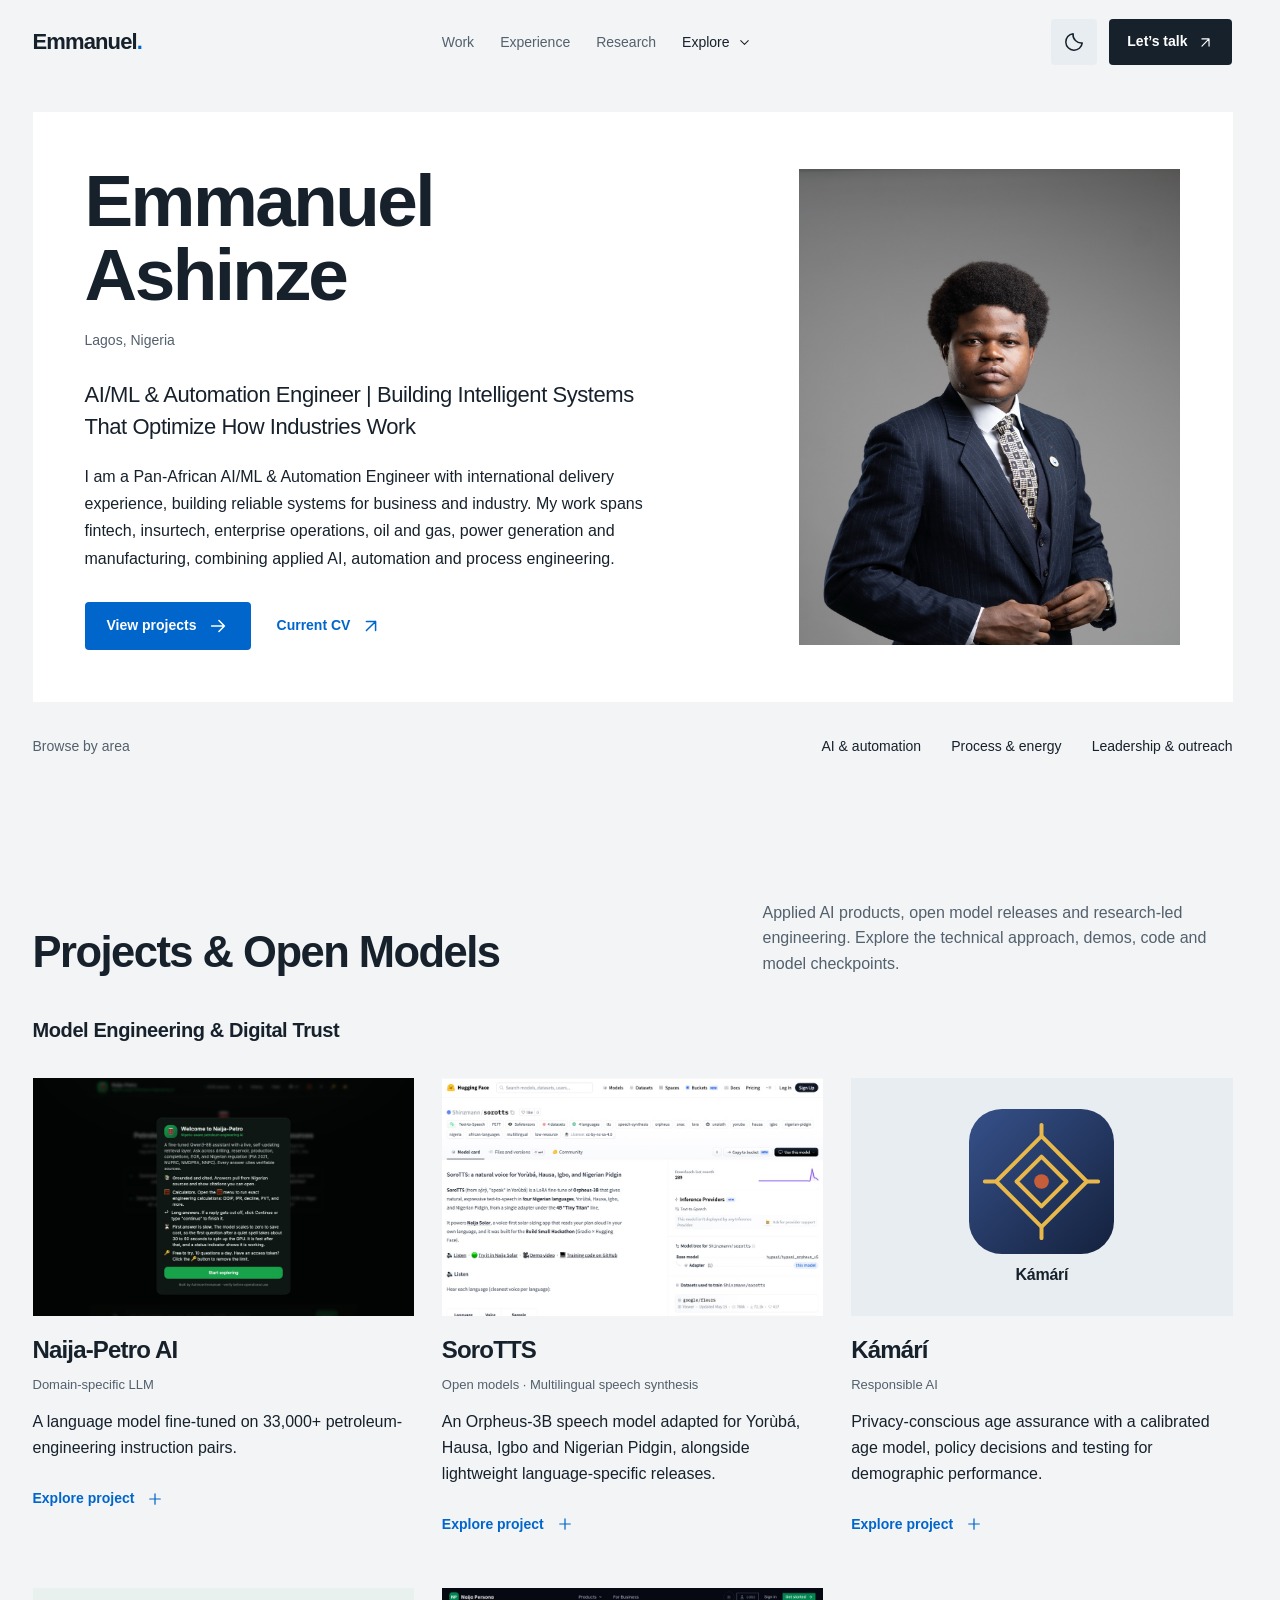
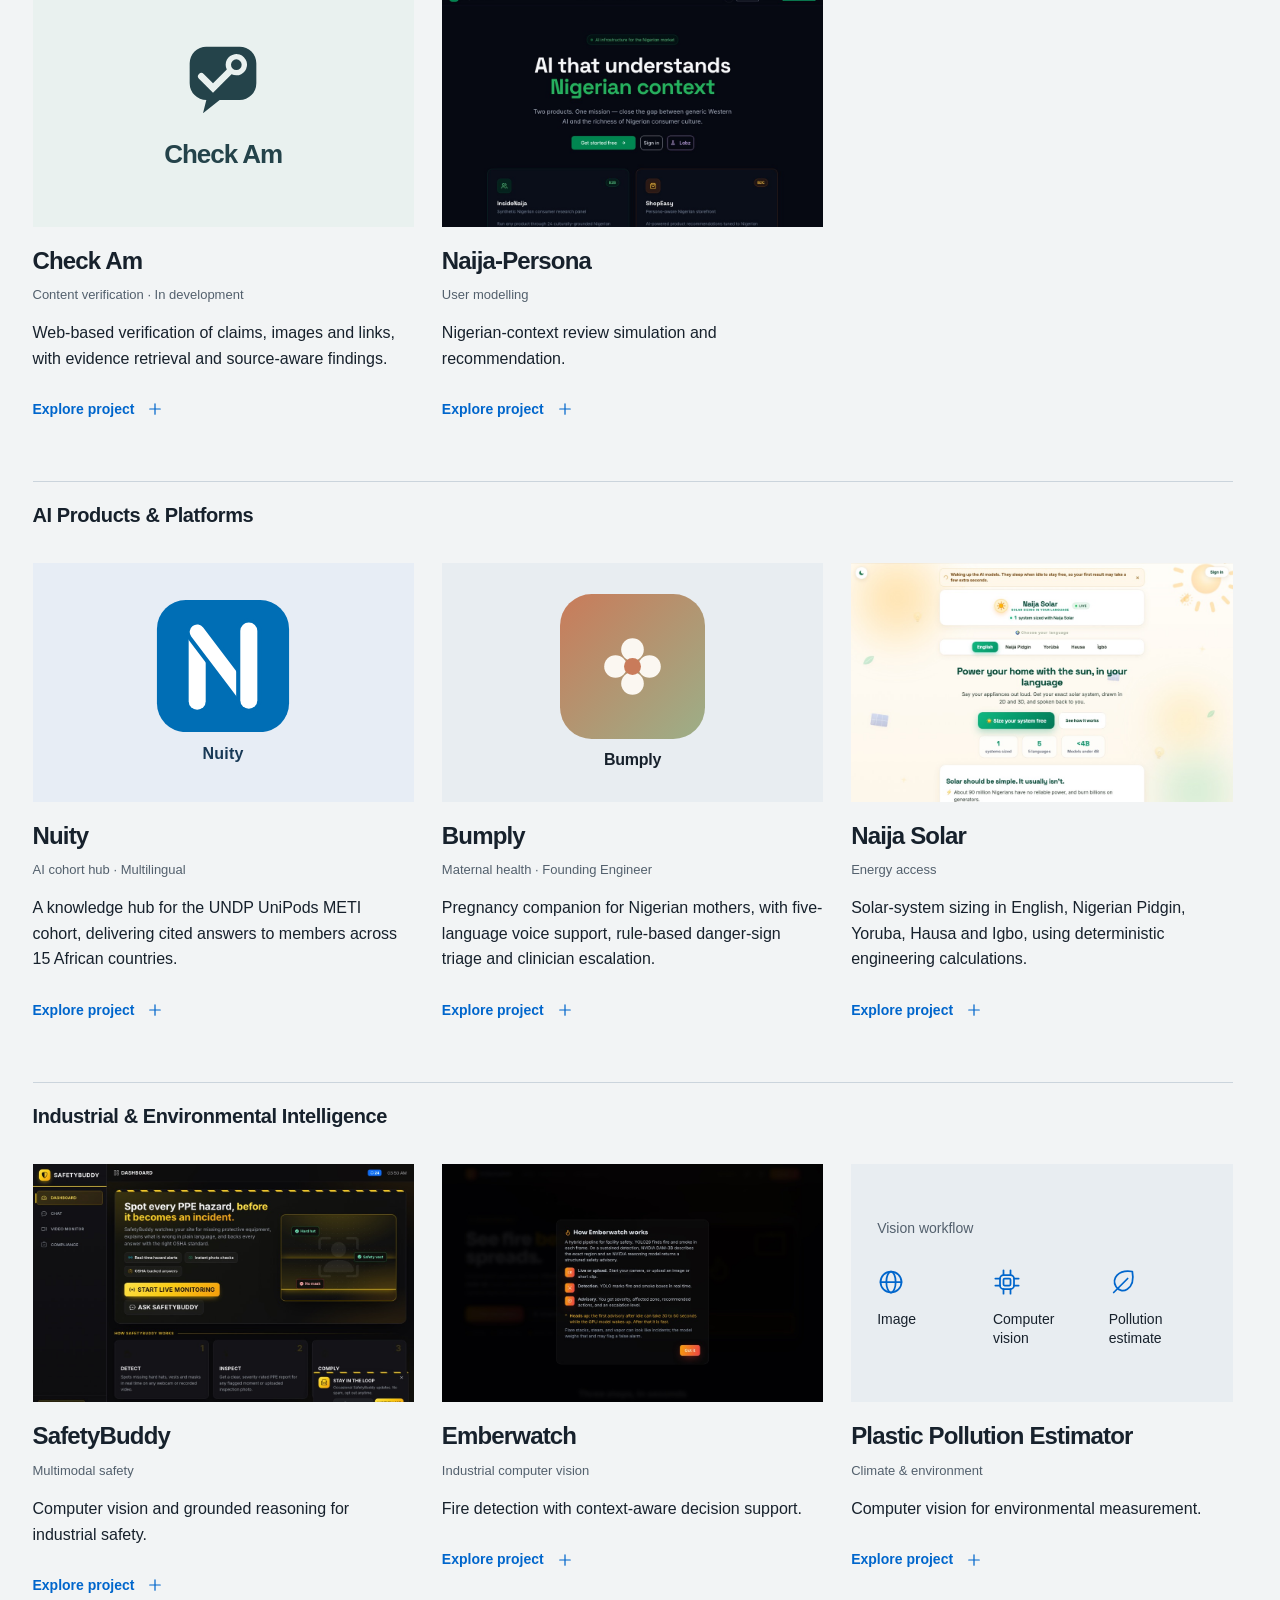
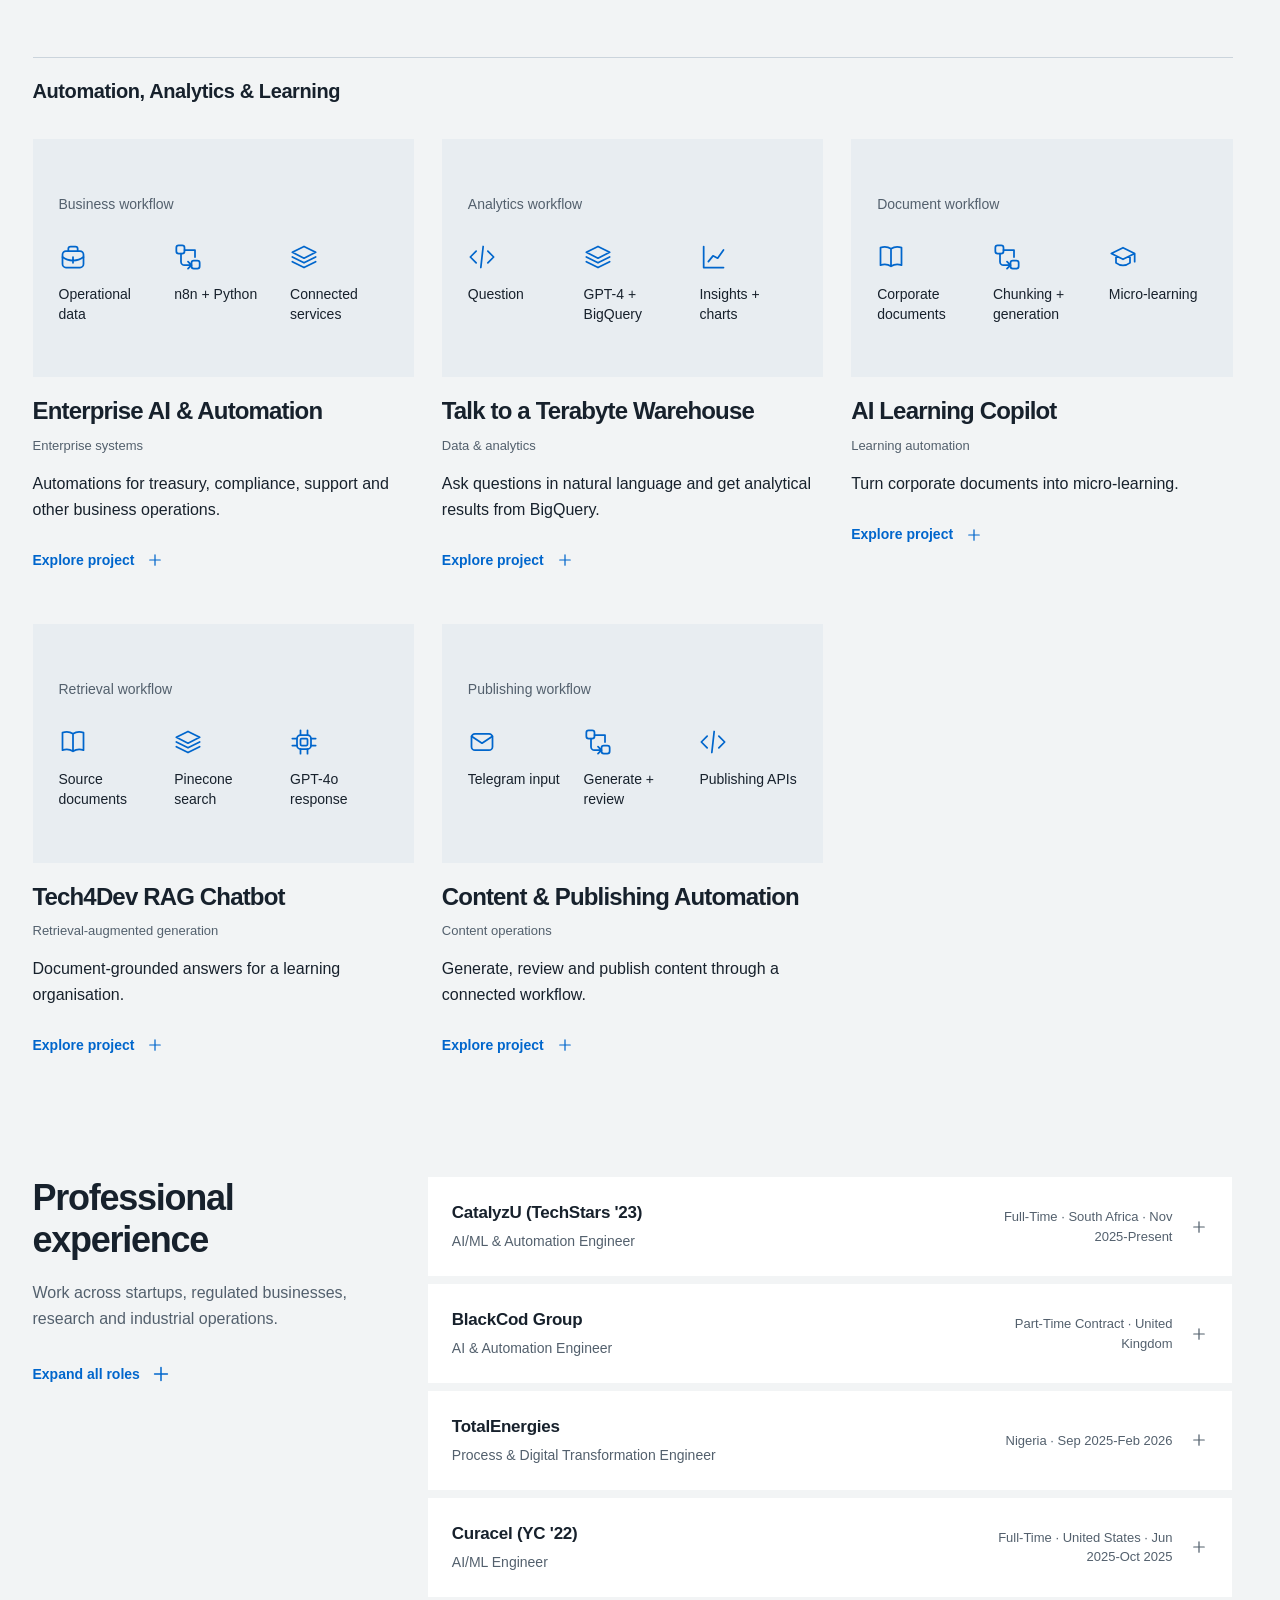
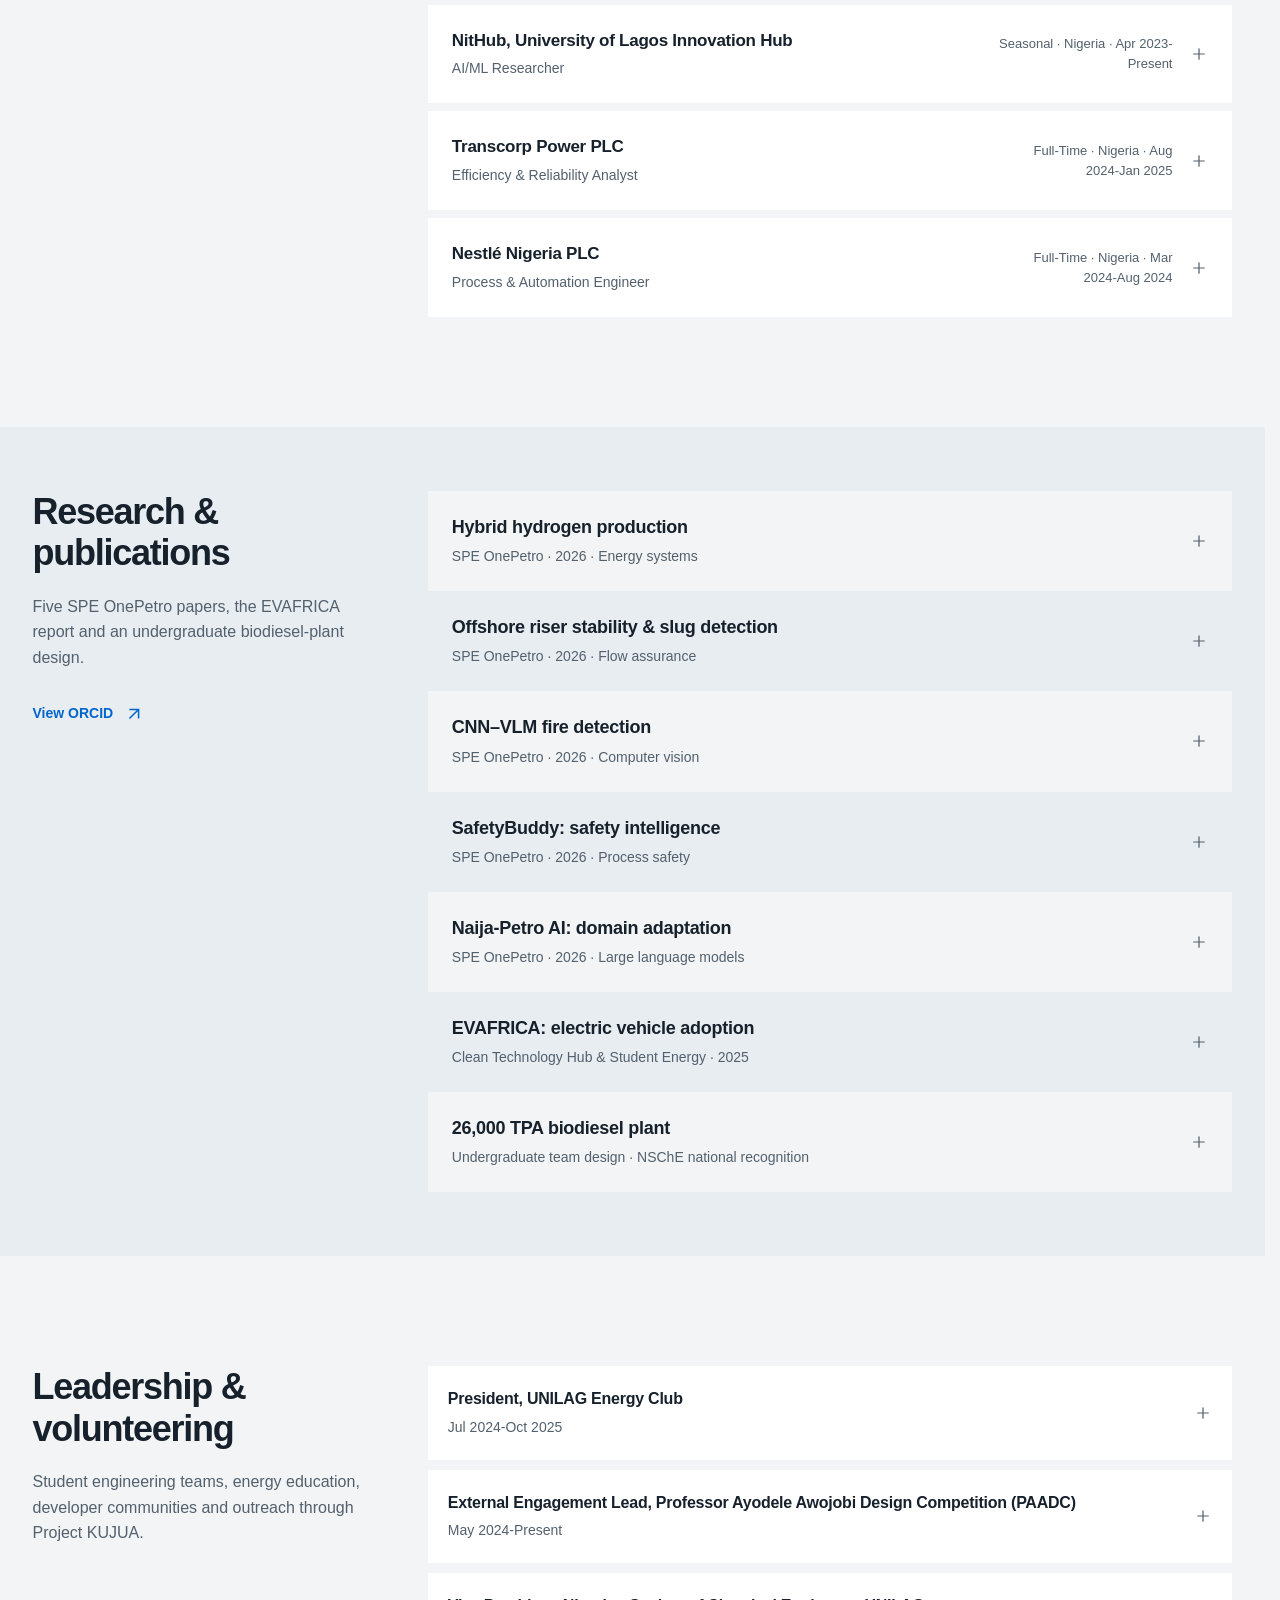
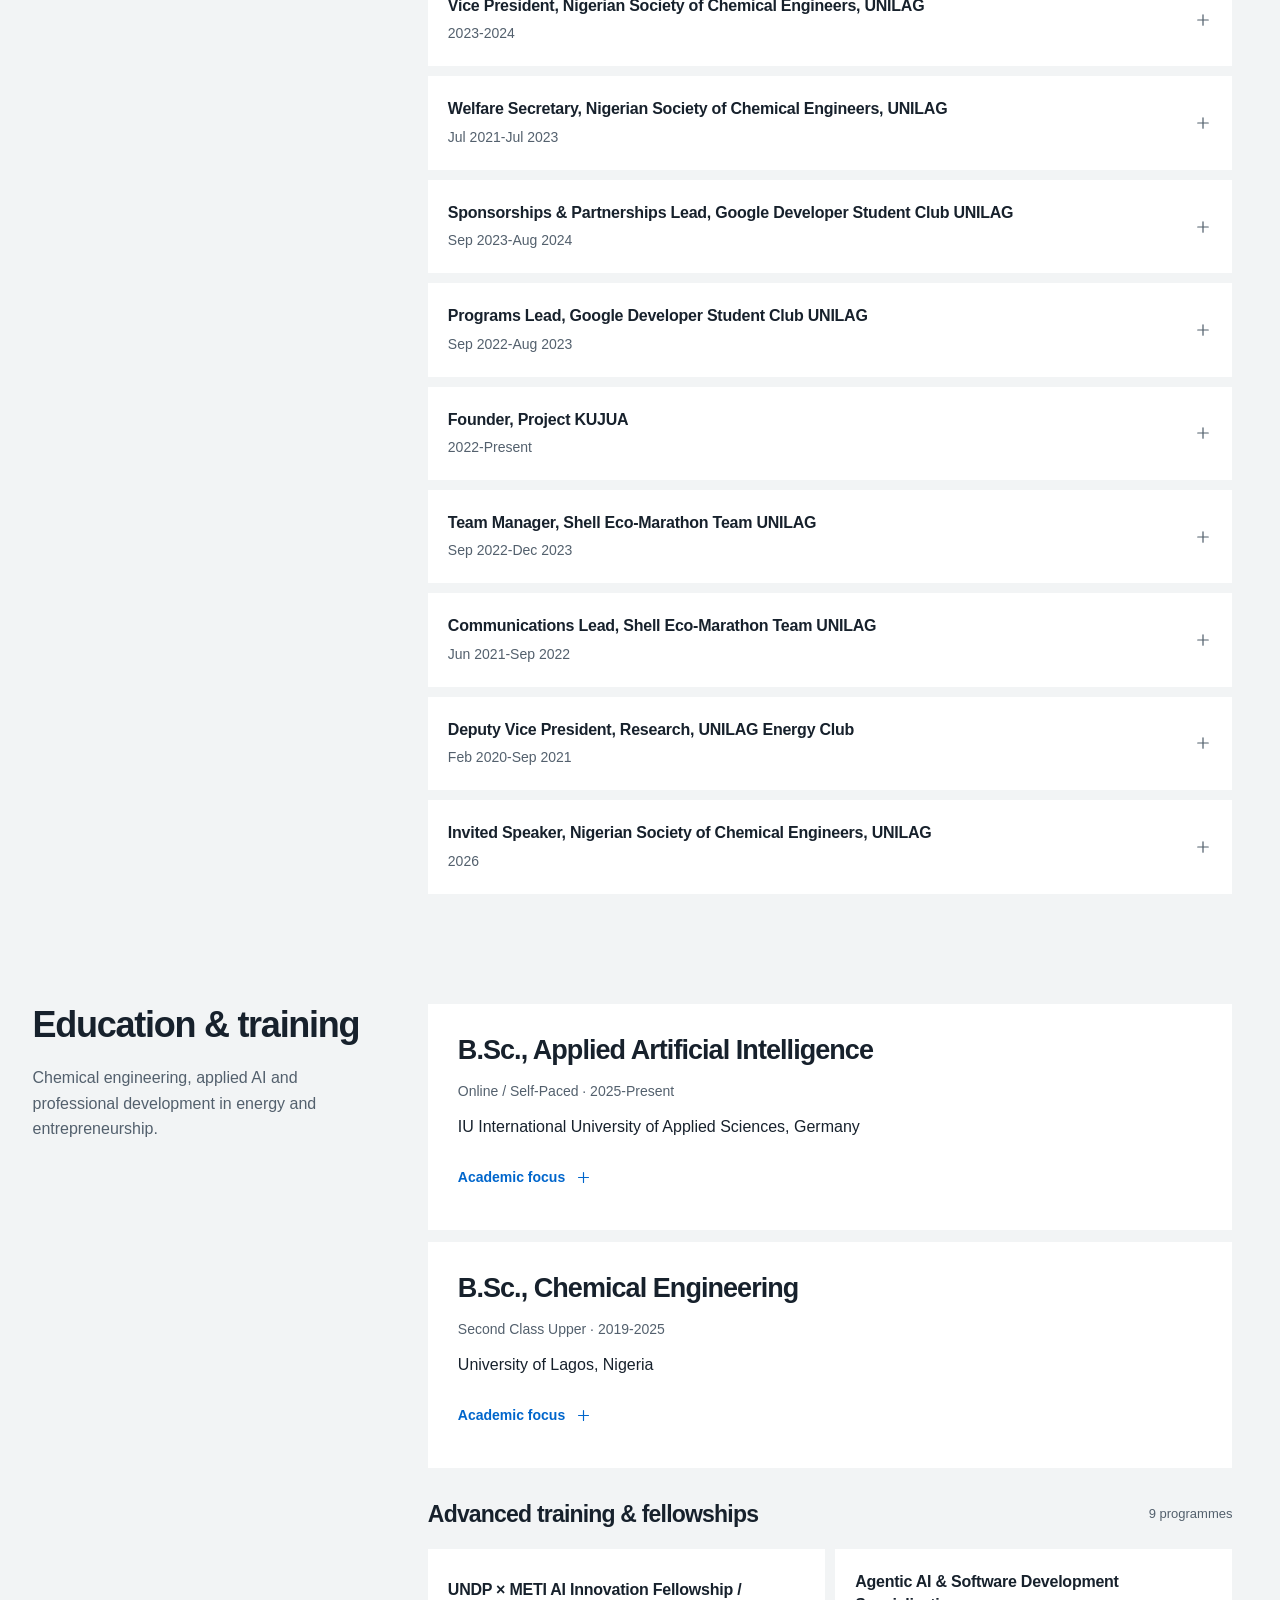
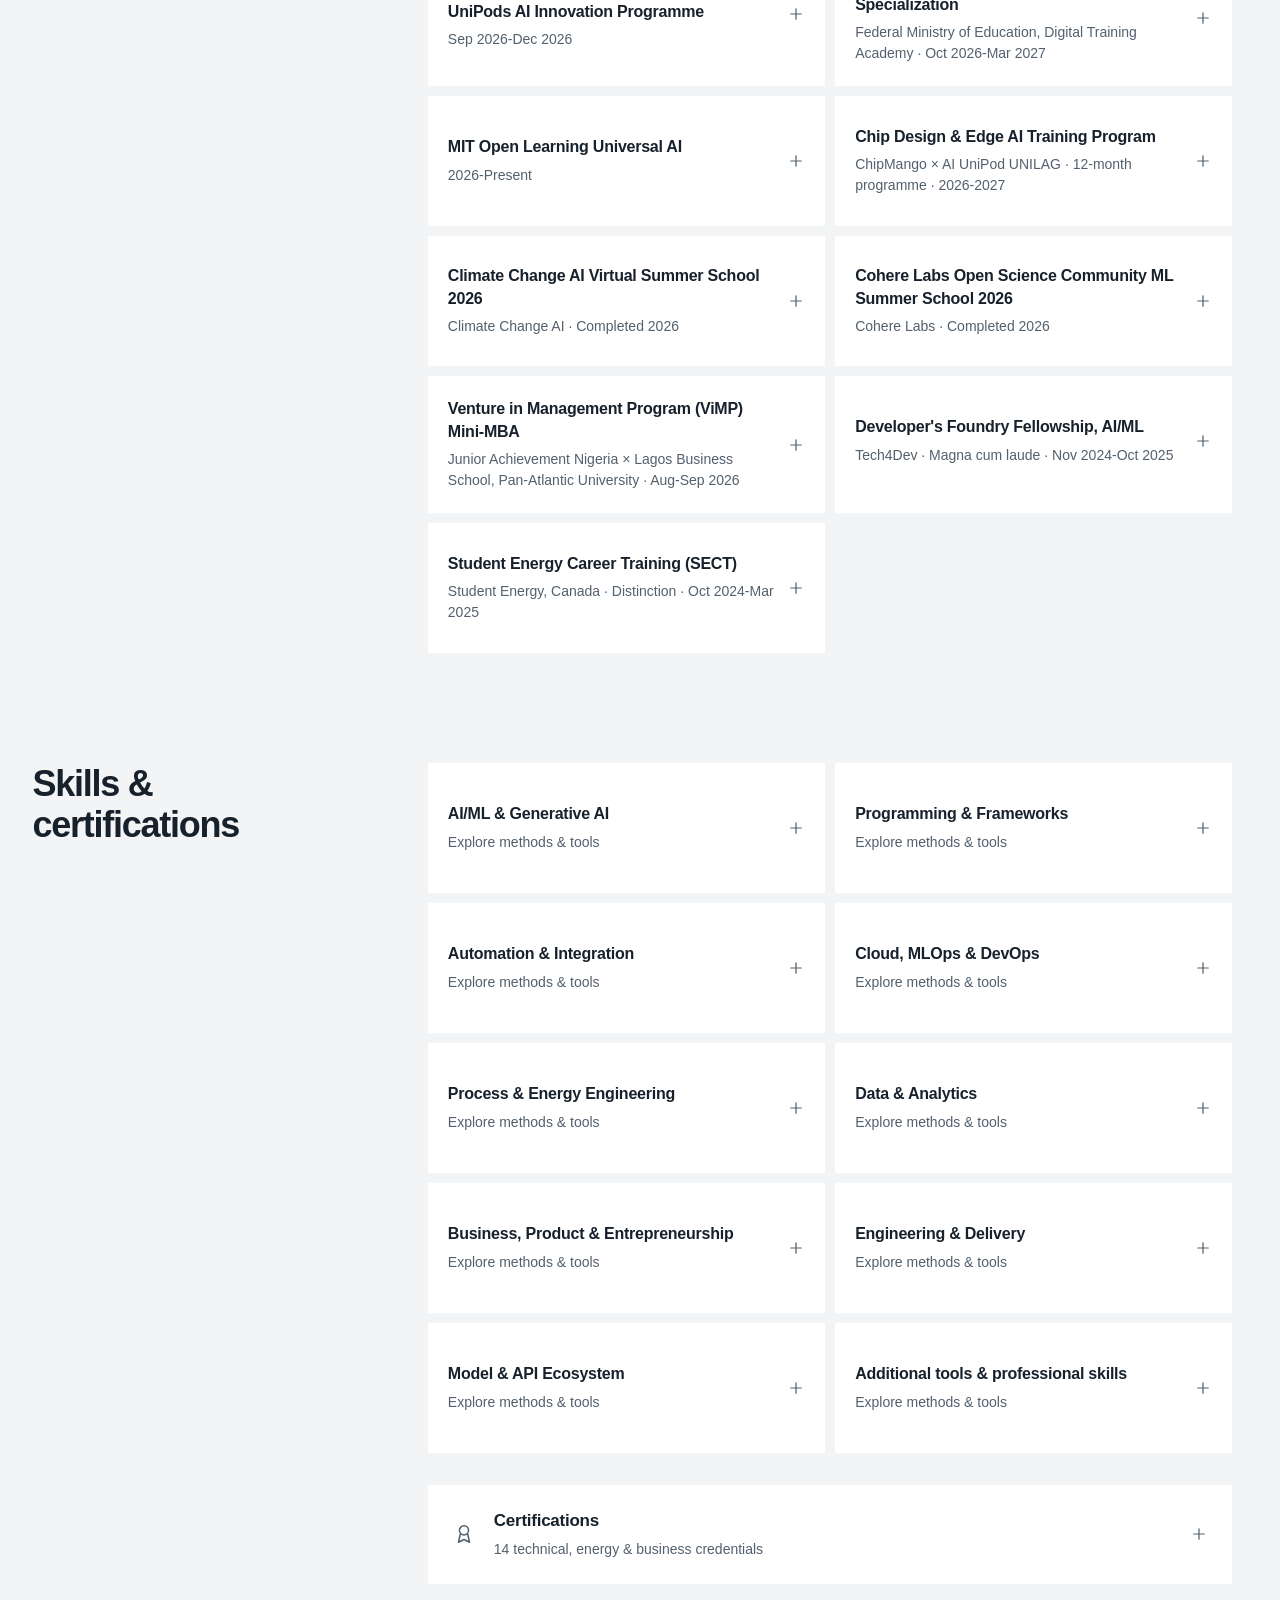
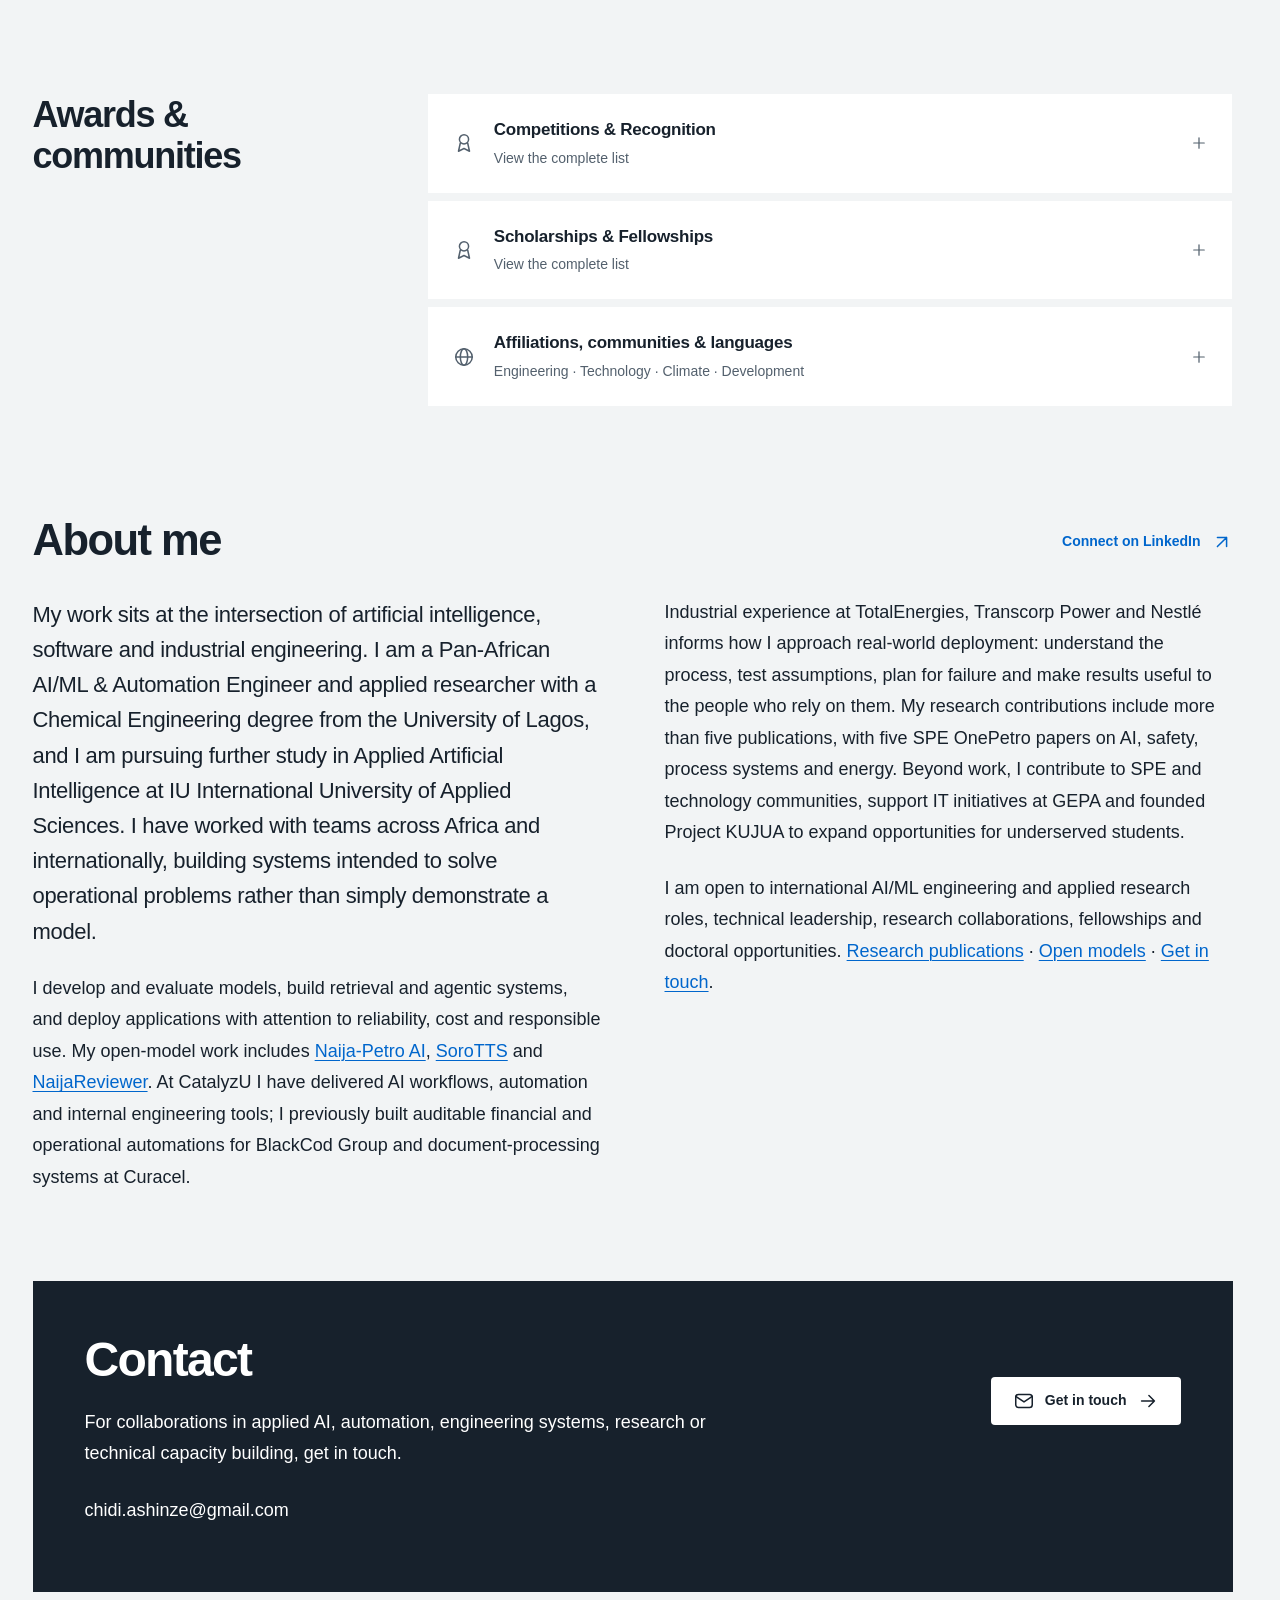
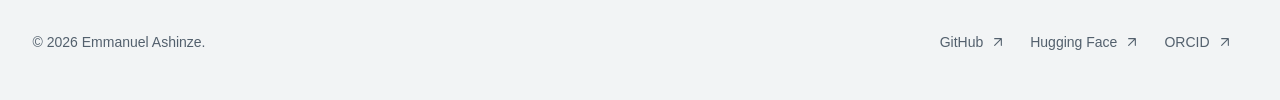
<file: index.html>
<!DOCTYPE html><html lang="en"><head>
<meta charset="utf-8">
<meta content="width=device-width, initial-scale=1.0" name="viewport">
<title>Emmanuel Ashinze | AI/ML &amp; Automation Engineer</title>
<meta content="Emmanuel Ashinze is a Pan-African AI/ML and Automation Engineer with international experience building intelligent systems across finance, energy, oil and gas, manufacturing, enterprise operations and applied research." name="description">
<meta content="Emmanuel Ashinze" name="author">
<meta content="index, follow, max-image-preview:large" name="robots">
<link href="https://portfolio.shinzii.tech/" rel="canonical">
<meta content="website" property="og:type">
<meta content="https://portfolio.shinzii.tech/" property="og:url">
<meta content="Emmanuel Ashinze | AI/ML &amp; Automation Engineer" property="og:title">
<meta content="Pan-African AI/ML and Automation Engineer with international experience across fintech, industry, energy, enterprise systems and applied research." property="og:description">
<meta content="https://portfolio.shinzii.tech/assets/img/about/headshot-2026.jpg" property="og:image">
<meta content="summary_large_image" name="twitter:card">
<meta content="Emmanuel Ashinze | AI/ML &amp; Automation Engineer" name="twitter:title">
<meta content="Pan-African AI/ML and Automation Engineer with international experience across fintech, industry, energy, enterprise systems and applied research." name="twitter:description">
<meta content="https://portfolio.shinzii.tech/assets/img/about/headshot-2026.jpg" name="twitter:image">
<meta content="#f2f4f5" name="theme-color">
<link href="assets/img/favicon-me.png?v=20261004" rel="icon" type="image/png">
<link href="assets/img/apple-touch-icon.png?v=20261004" rel="apple-touch-icon">
<link crossorigin="" href="https://fonts.gstatic.com" rel="preconnect">
<script type="application/ld+json">{
  "@context": "https://schema.org",
  "@type": "ProfilePage",
  "dateModified": "2026-11-06",
  "mainEntity": {
    "@type": "Person",
    "name": "Emmanuel Ashinze",
    "alternateName": [
      "Ashinze Emmanuel Chidi",
      "Emmanuel Chidi Ashinze"
    ],
    "url": "https://portfolio.shinzii.tech/",
    "image": "https://portfolio.shinzii.tech/assets/img/about/headshot-2026.jpg",
    "email": "mailto:chidi.ashinze@gmail.com",
    "jobTitle": "AI/ML & Automation Engineer",
    "sameAs": [
      "https://github.com/Mystique1337",
      "https://huggingface.co/Shinzmann",
      "https://www.linkedin.com/in/ashinze-emmanuel-5a6757193/",
      "https://orcid.org/0009-0007-1033-7626"
    ],
    "knowsAbout": [
      "Machine Learning",
      "Large Language Models",
      "LLM Fine-Tuning",
      "Retrieval-Augmented Generation",
      "Agentic AI",
      "Workflow Automation",
      "MLOps",
      "Computer Vision",
      "Multimodal AI",
      "Process Engineering",
      "Energy Systems",
      "Flow Assurance",
      "Process Safety",
      "Reliability Engineering",
      "Oil and Gas",
      "Business Innovation",
      "Entrepreneurship",
      "Energy Transition"
    ]
  }
}</script>
<style>:root{--bg:#f2f4f5;--surface:#fff;--surface-soft:#e8edf1;--ink:#17212c;--muted:#53606d;--line:#cbd4dc;--blue:#0066cc;--blue-hover:#004eaa;--max:1200px;--ease:cubic-bezier(.23,1,.32,1);font-family:-apple-system,BlinkMacSystemFont,"Segoe UI",Helvetica,Arial,sans-serif;color-scheme:light}
*{box-sizing:border-box}html{scroll-behavior:smooth;scroll-padding-top:100px;scrollbar-gutter:stable}body{margin:0;background:var(--bg);color:var(--ink);font-size:16px;line-height:1.6;-webkit-font-smoothing:antialiased}body.modal-open{overflow:hidden}::selection{background:var(--blue);color:var(--surface)}button,summary,input{font:inherit}button,summary{cursor:pointer;touch-action:manipulation}button,a,summary{-webkit-tap-highlight-color:transparent}button{color:inherit}a{color:inherit;text-underline-offset:5px}img{max-width:100%;display:block}svg{flex-shrink:0}h1,h2,h3,p{margin:0}h1,h2,h3{font-weight:650;letter-spacing:-.035em;line-height:1.12;text-wrap:balance}h2{font-size:clamp(32px,3.4vw,46px)}h3{font-size:24px}p{overflow-wrap:break-word}[hidden]{display:none!important}.icon{width:22px;height:22px;vertical-align:middle;pointer-events:none}a,button,summary{scroll-margin-block:110px 24px}:focus-visible{outline:3px solid var(--blue);outline-offset:5px}.container{width:min(calc(100% - 64px),var(--max));margin-inline:auto}.skip-link{position:fixed;left:24px;top:-100px;background:var(--ink);color:var(--surface);padding:12px 20px;z-index:100}.skip-link:focus{top:12px}
.button,.text-link,.icon-button{display:inline-flex;align-items:center;justify-content:center;gap:10px;min-height:46px;line-height:1.4;text-decoration:none;font-weight:600;font-size:14px;transition:transform 140ms var(--ease),background-color 160ms ease,color 160ms ease}
.button{border:0;border-radius:4px;padding:13px 22px;background:var(--surface-soft);color:var(--ink)}.button.primary{background:var(--blue);color:#fff}.text-link{justify-content:flex-start;border:0;padding:10px 0;color:var(--blue);background:transparent}.icon-button{height:46px;width:46px;border:0;border-radius:4px;background:var(--surface-soft);padding:0}.button:active,.icon-button:active,.segments button:active{transform:scale(.97)}
.nav-shell{position:sticky;top:0;z-index:30;height:84px;background:var(--bg)}.nav{height:84px;display:flex;align-items:center;justify-content:space-between;gap:28px}.brand{font-size:22px;font-weight:750;letter-spacing:-.04em;text-decoration:none;white-space:nowrap}.brand-dot{color:var(--blue)}.nav-links{display:flex;align-items:center;gap:26px;font-size:14px}.nav-links>a{display:flex;align-items:center;min-height:44px;text-decoration:none;color:var(--muted)}.nav a[aria-current]{color:var(--blue)}.nav-actions{display:flex;align-items:center;gap:12px}.nav-contact{background:var(--ink);color:var(--surface);padding:12px 18px}.nav-contact .icon{width:17px;height:17px}.nav-more{position:relative}.nav-more summary{list-style:none;display:flex;align-items:center;gap:7px;min-height:44px}.nav-more summary::-webkit-details-marker{display:none}.nav-more summary .icon{width:15px;height:15px;transition:transform 180ms var(--ease)}.nav-more[open] summary .icon{transform:rotate(180deg)}.nav-menu{position:absolute;right:-12px;top:52px;width:320px;max-height:70dvh;overflow:auto;overscroll-behavior:contain;background:var(--surface);border-radius:12px;padding:10px;box-shadow:0 12px 44px #0002;transform-origin:top right}.nav-menu a{display:flex;align-items:center;gap:12px;padding:10px 14px;min-height:48px;border-radius:6px;font-size:14px;text-decoration:none}.nav-menu .icon{width:20px;height:20px;color:var(--muted)}.nav-menu a.mobile-nav{display:none}
.hero{padding:28px 0 0}.hero-grid{display:grid;grid-template-columns:minmax(0,1.4fr) minmax(0,.8fr);background:var(--surface);gap:48px;padding:52px;align-items:center}.hero h1{font-size:clamp(50px,5.7vw,76px);line-height:1.02;max-width:620px;margin-bottom:16px}.hero-location{font-size:14px;color:var(--muted);margin-bottom:28px}.hero-lead{font-size:22px;font-weight:500;line-height:1.45;letter-spacing:-.02em;max-width:580px;margin-bottom:20px}.hero-description{font-size:16px;line-height:1.7;max-width:580px}.hero-actions{display:flex;gap:26px;align-items:center;flex-wrap:wrap;margin-top:30px}.hero-visual{min-width:0}.portrait{overflow:hidden;background:var(--surface-soft)}.portrait img{width:100%;height:auto;aspect-ratio:4/5;object-fit:cover;object-position:top}.scope-nav{display:flex;align-items:center;gap:30px;flex-wrap:wrap;padding:22px 0;font-size:14px}.scope-nav>span{color:var(--muted);margin-right:auto}.scope-nav a{display:flex;align-items:center;min-height:44px;text-decoration:none}
.section{padding-top:110px}.section-head{display:flex;justify-content:space-between;align-items:end;gap:32px;margin-bottom:32px}.section-head>div{min-width:0}.section-intro{max-width:470px;font-size:16px;line-height:1.6;color:var(--muted)}.work-toolbar{display:flex;align-items:center;justify-content:space-between;gap:20px;margin-bottom:32px}.segments{display:flex;flex-wrap:wrap;gap:6px}.segments button{min-height:44px;padding:10px 15px;border:0;border-radius:4px;background:transparent;font-size:14px;line-height:1.5;color:var(--muted);transition:transform 140ms var(--ease),background-color 160ms ease}.segments button[aria-pressed=true]{background:var(--ink);color:var(--surface)}#project-count{font-size:13px;white-space:nowrap;color:var(--muted);font-variant-numeric:tabular-nums}
.project-grid{display:grid;grid-template-columns:repeat(3,minmax(0,1fr));gap:42px 28px}.project-card{min-width:0}.project-card:first-child{grid-column:1/-1;display:grid;grid-template-columns:minmax(0,1.45fr) minmax(0,1fr);background:var(--surface);align-items:center;gap:0}.project-card:first-child .project-card-body{padding:36px}.project-card:first-child h3{font-size:36px}.project-image{background:var(--surface-soft);aspect-ratio:16/10;overflow:hidden}.project-image img{width:100%;height:100%;object-fit:cover;object-position:top}.project-card:first-child>.project-image{aspect-ratio:16/11}.project-card-body{padding-top:22px}.project-card h3{font-size:25px;line-height:1.2;margin-bottom:10px}.project-category{font-size:13px;color:var(--muted);margin-bottom:14px}.project-summary{font-size:16px;line-height:1.6}.project-disclosure{margin-top:16px}.project-disclosure>summary{display:flex;align-items:center;gap:12px;list-style:none;color:var(--blue);min-height:44px;width:fit-content;font-weight:600;font-size:14px}.project-disclosure>summary::-webkit-details-marker{display:none}.project-disclosure>summary .icon{width:18px;height:18px;transition:transform 160ms var(--ease)}.project-detail{padding-top:24px}.project-detail h2{font-size:32px;margin-bottom:14px}.detail-category{color:var(--muted);font-size:14px;margin-bottom:24px}.project-detail .project-image{margin-bottom:28px;aspect-ratio:auto}.project-detail .project-image img{height:auto;object-fit:contain}.detail-copy{max-width:70ch}.detail-copy p{margin-bottom:18px;font-size:16px;line-height:1.75}.detail-copy strong{font-weight:650}.links{display:flex;gap:12px 22px;flex-wrap:wrap;margin-top:24px}.links a{display:flex;align-items:center;gap:7px;min-height:44px;color:var(--blue);font-weight:600;font-size:14px;text-decoration:none}.links .icon{width:17px;height:17px}.view-all{margin:36px auto 0;display:flex;width:fit-content}.workflow-visual{margin:0;background:var(--surface-soft);padding:26px;aspect-ratio:16/10;display:flex;flex-direction:column;justify-content:center}.workflow-visual figcaption{font-size:14px;color:var(--muted);margin-bottom:28px}.workflow-steps{display:grid;grid-template-columns:repeat(3,minmax(0,1fr));gap:18px}.workflow-step{min-width:0}.workflow-step .icon{color:var(--blue);width:28px;height:28px}.workflow-step span{display:block;font-size:14px;line-height:1.4;margin-top:14px;overflow-wrap:anywhere}.project-detail .workflow-visual{margin-bottom:28px}
.chapter>.container{display:grid;grid-template-columns:minmax(0,.7fr) minmax(0,1.7fr);gap:0 64px;align-items:start}.chapter .section-head{display:block;position:sticky;top:112px;margin:0}.chapter .section-head h2{font-size:36px;line-height:1.15}.chapter .section-intro{margin-top:20px}.chapter .section-head .text-link,.expand-section{margin-top:20px}.experience-layout,.research-layout{min-width:0}.record-list{display:grid;gap:8px}.disclosure{min-width:0;background:var(--surface);border:0}.disclosure>summary{display:flex;align-items:center;list-style:none;gap:18px;padding:24px;min-height:92px}.disclosure>summary::-webkit-details-marker{display:none}.summary-copy{flex:1;min-width:0}.record-title{display:block;font-size:17px;font-weight:600;line-height:1.4;letter-spacing:-.015em}.record-meta{display:block;font-size:14px;color:var(--muted);line-height:1.5;margin-top:6px;overflow-wrap:anywhere}.record-icon{width:24px;display:flex;align-items:center;justify-content:center;color:var(--muted)}.record-icon .icon{width:22px;height:22px}.expand-icon{height:18px;width:18px;color:var(--muted);transition:transform 180ms var(--ease)}details[open]>summary>.expand-icon{transform:rotate(45deg)}.disclosure[open]{background:var(--surface)}.disclosure-body{padding:0 24px 28px;font-size:16px;line-height:1.75}.disclosure-body p{margin-bottom:16px}.disclosure-body p:last-child{margin-bottom:0}.disclosure-body h3{font-size:22px;line-height:1.3;margin-bottom:14px}.content-list{margin:0;padding-left:20px}.content-list li{padding-left:4px;margin-bottom:12px}.content-list li:last-child{margin:0}.role-date{font-size:13px;line-height:1.5;color:var(--muted);text-align:right;max-width:175px;font-variant-numeric:tabular-nums}.two-column-records{display:grid;grid-template-columns:repeat(2,minmax(0,1fr));gap:10px}.two-column-records .disclosure>summary{padding:22px 20px;min-height:130px;gap:12px}.two-column-records .record-icon{display:none}.two-column-records .record-title{font-size:16px}#experience .record-icon,#research .record-icon,#training .record-icon{display:none}#research{background:var(--surface-soft);padding-block:64px;margin-top:110px}#research .disclosure{background:transparent}#research .record-list{gap:0}#research .disclosure:nth-child(odd){background:var(--bg)}#research .record-title{font-size:18px}#research .record-meta{font-size:14px}#leadership .two-column-records{grid-template-columns:1fr}#leadership .disclosure>summary{min-height:90px}.degree-grid{display:grid;grid-template-columns:1fr;gap:12px}.degree-card{background:var(--surface);padding:30px}.degree-card h3{font-size:27px;line-height:1.2;margin-bottom:15px}.degree-meta{font-size:14px;line-height:1.5;color:var(--muted);margin-bottom:12px}.degree-card>p:not(.degree-meta){font-size:16px;line-height:1.6;margin-bottom:16px}.inline-disclosure>summary{display:flex;align-items:center;gap:10px;list-style:none;color:var(--blue);font-size:14px;min-height:44px;font-weight:600}.inline-disclosure>summary::-webkit-details-marker{display:none}.inline-disclosure .icon{width:17px;height:17px}.inline-disclosure .disclosure-body{padding:10px 0 0}.subsection{grid-column:2;margin-top:32px;min-width:0}.subsection-head{display:flex;justify-content:space-between;align-items:center;gap:20px;margin-bottom:20px}.subsection-head h3{font-size:23px;line-height:1.3}.subsection-head>span{font-size:13px;color:var(--muted);white-space:nowrap}.plain-list{margin:0;padding-left:20px;columns:2;column-gap:30px}.plain-list li{break-inside:avoid;margin-bottom:14px;padding-left:3px}#certifications .plain-list{columns:1}.about-layout{min-width:0}.about-prose{columns:2;column-gap:64px}.about-prose p{font-size:18px;line-height:1.75;margin-bottom:24px;break-inside:avoid}.about-prose p:first-child{font-size:22px;line-height:1.6;letter-spacing:-.015em}
.contact-section{padding:88px 0 0}.contact-card{background:var(--ink);color:var(--surface);padding:52px;display:grid;grid-template-columns:minmax(0,1fr) auto;gap:20px 48px}.contact-card h2{font-size:48px}.contact-card>p{max-width:690px;grid-column:1;font-size:18px;line-height:1.7}.contact-card>.button{grid-column:2;grid-row:1/3;align-self:center;background:var(--surface);color:var(--ink)}.contact-email{grid-column:1;margin-top:8px;font-size:18px;min-height:44px;width:fit-content;text-decoration:none;overflow-wrap:anywhere}.footer{padding:28px 0 36px;color:var(--muted);font-size:14px}.footer-inner{display:flex;align-items:center;justify-content:space-between;gap:20px}.footer-links{display:flex;gap:24px;flex-wrap:wrap}.footer-links a{display:flex;align-items:center;gap:7px;min-height:44px;text-decoration:none}.footer-links .icon{width:16px;height:16px}
dialog{border:0;border-radius:16px;background:var(--surface);color:var(--ink);padding:0;width:min(800px,calc(100% - 48px));max-height:88dvh;overflow:auto;overscroll-behavior:contain;box-shadow:0 24px 80px #0004;scrollbar-width:thin;scrollbar-color:var(--line) var(--surface)}dialog::backdrop{background:#0b1628b3}.window-toolbar{position:sticky;top:0;z-index:3;display:flex;justify-content:space-between;align-items:center;padding:14px 24px;background:var(--surface-soft)}.window-toolbar>span{font-size:14px;color:var(--muted)}.window-content{padding:32px}.window-content .project-detail{padding:0}.window-content .links a{padding:11px 16px;background:var(--surface-soft);border-radius:4px}.window-content h2{font-size:34px;line-height:1.2}.window-content .project-image img{width:100%;height:auto}.window-content .workflow-visual{aspect-ratio:2/1}
:root[data-theme=dark]{--bg:#12171d;--surface:#1d2630;--surface-soft:#26323e;--ink:#f1f5f9;--muted:#b4c1cd;--line:#526577;--blue:#8ec5ff;--blue-hover:#b5d9ff;color-scheme:dark}:root[data-theme=dark] .button.primary{color:#12171d}:root[data-theme=dark] .contact-card{background:#1d2630;color:#f1f5f9}:root[data-theme=dark] .contact-card .button{background:#8ec5ff;color:#12171d}:root[data-theme=dark] .portrait{background:#29333d}
@media(hover:hover) and (pointer:fine){.button:hover,.icon-button:hover,.nav-menu a:hover{background:var(--surface-soft)}.button.primary:hover{background:var(--blue-hover)}.nav-contact:hover{background:var(--muted)}.text-link:hover,.scope-nav a:hover,.links a:hover,.footer-links a:hover{text-decoration:underline}.nav-links>a:hover{color:var(--blue)}.segments button:not([aria-pressed=true]):hover{background:var(--surface-soft);color:var(--ink)}.disclosure>summary:hover{background:var(--surface-soft)}.project-disclosure>summary:hover .icon{transform:translateX(3px)}.project-disclosure>summary:hover{text-decoration:underline}.contact-card .button:hover{background:var(--surface-soft);color:var(--ink)}}
@media(min-width:801px){.nav-more[open] .nav-menu{animation:menu-in 160ms var(--ease)}}@keyframes menu-in{from{opacity:0;transform:translateY(-4px) scale(.98)}to{opacity:1;transform:none}}
@media(max-width:1024px){.hero-grid{padding:36px;gap:32px;grid-template-columns:1.25fr .8fr}.hero h1{font-size:60px}.hero-lead{font-size:20px}.chapter>.container{grid-template-columns:230px minmax(0,1fr);gap:0 32px}.chapter .section-head h2{font-size:32px}.role-date{max-width:130px}.two-column-records{grid-template-columns:1fr}.project-grid{gap:32px 20px}.project-card:first-child .project-card-body{padding:26px}.project-card:first-child h3{font-size:30px}.project-card h3{font-size:23px}.workflow-visual{padding:20px}.workflow-steps{gap:12px}.workflow-step span{font-size:13px}.about-prose{column-gap:36px}.contact-card{padding:40px}}
@media(max-width:800px){.container{width:calc(100% - 40px)}.nav-links>a:nth-child(2),.nav-links>a:nth-child(3){display:none}.nav-menu a.mobile-nav{display:flex}.nav-links{margin-left:auto;gap:20px}.hero-grid{padding:32px;grid-template-columns:1.25fr .8fr;gap:24px}.hero h1{font-size:46px}.hero-lead{font-size:18px}.hero-description{font-size:16px}.hero-actions{gap:12px}.hero-actions .button{padding:12px 16px}.scope-nav{gap:10px 24px}.scope-nav>span{flex-basis:100%}.section{padding-top:80px}.section-head{display:block}.section-intro{max-width:650px;margin-top:18px}.work-toolbar{display:block}.segments{margin-bottom:14px}.project-grid{grid-template-columns:repeat(2,minmax(0,1fr))}.project-card:first-child{grid-template-columns:1fr;grid-column:auto;background:transparent;display:block}.project-card:first-child>.project-image{aspect-ratio:16/10}.project-card:first-child .project-card-body{padding:22px 0 0}.project-card:first-child h3{font-size:25px}.chapter>.container{display:block}.chapter .section-head{position:static;margin-bottom:28px}.chapter .section-head h2{font-size:36px}.chapter .section-intro{max-width:600px}.chapter .record-list{gap:10px}.role-date{max-width:190px}.two-column-records{grid-template-columns:repeat(2,minmax(0,1fr))}#research{margin-top:80px;padding-block:48px}.degree-grid{grid-template-columns:repeat(2,minmax(0,1fr))}.degree-card{padding:24px}.degree-card h3{font-size:25px}.about-prose{columns:1;max-width:70ch}.contact-card{gap:20px;padding:32px}.contact-card h2{font-size:40px}.contact-card>.button{grid-column:1;grid-row:auto;justify-self:start}.contact-card>p{font-size:16px}.footer-inner{align-items:start}.footer-links{gap:14px}.nav-contact{font-size:13px}}
@media(max-width:600px){html{scroll-padding-top:84px}.container{width:calc(100% - 32px)}.nav-shell,.nav{height:74px}.nav{gap:14px}.brand{font-size:21px}.nav-links>a{display:none}.nav-contact{display:none}.nav-actions{gap:0}.nav-more summary{font-size:14px}.theme-toggle{height:44px;width:44px}.nav-menu{right:-58px;width:min(320px,calc(100vw - 32px));top:50px}.hero{padding-top:12px}.hero-grid{padding:26px 22px;display:flex;flex-direction:column;gap:28px;align-items:stretch}.hero h1{font-size:clamp(40px,11.5vw,64px);margin-bottom:14px}.hero-location{margin-bottom:20px}.hero-lead{font-size:20px;line-height:1.45}.hero-description{font-size:16px;line-height:1.7}.hero-actions{gap:12px 20px;margin-top:24px}.hero-actions .text-link{font-size:14px}.hero-visual{width:100%}.portrait img{aspect-ratio:4/3;object-position:center 24%}.scope-nav{padding:18px 0 0;gap:0;display:grid;grid-template-columns:1fr}.scope-nav>span{margin:0 0 6px;font-size:13px}.scope-nav a{min-height:44px}.section{padding-top:68px}.section-head h2,.chapter .section-head h2{font-size:34px}.section-head{margin-bottom:24px}.section-intro{font-size:16px;margin-top:14px}.work-toolbar{margin-bottom:24px}.segments{gap:5px;display:grid;grid-template-columns:repeat(2,minmax(0,1fr))}.segments button{text-align:left;padding:10px 12px;font-size:14px;white-space:normal}.project-grid{grid-template-columns:1fr;gap:36px}.project-card h3,.project-card:first-child h3{font-size:27px}.project-card-body{padding-top:20px}.project-summary{font-size:16px}.project-category{font-size:14px}.workflow-visual{padding:25px}.workflow-step span{font-size:14px}.chapter>.container{display:block}.disclosure>summary{padding:20px;gap:14px;flex-wrap:wrap}.record-title{font-size:17px}.record-meta{font-size:14px}.role-date{flex-basis:100%;order:4;text-align:left;max-width:none;margin:0;padding-right:26px;font-size:13px}.disclosure-body{padding:0 20px 24px;font-size:16px}.record-icon{display:none}.expand-icon{width:18px;height:18px}.two-column-records{grid-template-columns:1fr}.two-column-records .disclosure>summary{min-height:90px}.two-column-records .record-title{font-size:17px}#research{margin-top:68px;padding-block:40px}#research .record-title{font-size:17px}.degree-grid{grid-template-columns:1fr}.degree-card{padding:24px}.degree-card h3{font-size:26px}.subsection-head{align-items:start;gap:12px}.subsection-head h3{font-size:24px}.subsection-head>span{white-space:normal;font-size:13px}.plain-list{columns:1}.about-prose p{font-size:17px}.about-prose p:first-child{font-size:20px}.contact-section{padding-top:50px}.contact-card{display:block;padding:30px 24px}.contact-card h2{font-size:38px}.contact-card>p{margin:20px 0 26px;font-size:16px}.contact-email{display:block;margin-top:16px;font-size:16px}.footer-inner{display:block}.footer-links{margin-top:12px;gap:20px}.footer{padding-bottom:calc(24px + env(safe-area-inset-bottom));font-size:13px}dialog{width:100%;max-height:92dvh;margin:auto 0 0;border-radius:16px 16px 0 0}.window-toolbar{padding:12px 20px}.window-content{padding:26px 22px calc(28px + env(safe-area-inset-bottom))}.window-content h2{font-size:28px}.window-content .workflow-visual{aspect-ratio:auto}.links{gap:10px}.links a{font-size:14px}}
@media(max-width:360px){.hero-grid{padding:24px 18px}.hero h1{font-size:40px}.hero-lead{font-size:19px}.nav{gap:10px}.brand{font-size:19px}.nav-more summary{font-size:13px}.hero-actions{gap:6px 16px}.section-head h2,.chapter .section-head h2{font-size:30px}.workflow-visual{padding:20px}.workflow-step span{font-size:13px}}
@media(prefers-reduced-motion:reduce){html{scroll-behavior:auto}*,*::before,*::after{animation:none!important;transition:none!important}}:root[data-input=keyboard] *, :root[data-input=keyboard] *::before, :root[data-input=keyboard] *::after{animation:none!important;transition:none!important}
@media(prefers-contrast:more){:root{--muted:#253b4d;--line:#53606d}:root[data-theme=dark]{--muted:#e6edf3;--line:#b4c1cd}}
@media print{.nav-shell,.hero-visual,.segments,.view-all,.project-disclosure>summary,.expand-section,.footer,.window-toolbar{display:none!important}body{background:#fff;color:#111}.container{width:100%}.section{padding-top:28px}.hero-grid{display:block;padding:0;background:none}.hero h1{font-size:38px}.project-card[hidden]{display:block!important}.project-grid{display:block}.project-card,.project-card:first-child{display:block;margin-bottom:20px}.project-card:first-child .project-card-body{padding:0}.chapter>.container{display:block}.chapter .section-head{position:static;margin-bottom:20px}.disclosure-body,.project-detail,details>*{display:block!important}.project-image{max-height:140px}.disclosure{break-inside:avoid}dialog{display:none!important}}

.project-group-heading{grid-column:1/-1;padding-top:20px;margin:8px 0 -8px;border-top:1px solid var(--line);font-size:20px;line-height:1.35;font-weight:650;letter-spacing:-.02em}.project-group-heading:first-child{border-top:0;padding-top:0}.project-image--wordmark{display:grid;place-items:center;padding:24px}.project-cover-wordmark{display:flex;flex-direction:column;align-items:center;gap:10px;font-size:clamp(24px,2.5vw,35px);font-weight:730;letter-spacing:-.05em}.project-cover-meta{font-size:12px;font-weight:500;letter-spacing:normal;color:var(--muted);text-align:center}.project-grid>.project-card{grid-column:auto;display:block;min-width:0}.project-grid>.project-card .project-card-body{padding:20px 0 0}.project-grid>.project-card h3{font-size:24px}

.project-image--brand{display:flex;align-items:center;justify-content:center;background:var(--surface-soft)}.project-image--brand>img{width:100%;height:100%;object-fit:contain;object-position:center;padding:10%}.project-image--checkam{background:#e9f1ef}.checkam-brand-lockup{display:flex;flex-direction:column;align-items:center;justify-content:center;gap:14px;font-size:26px;font-weight:700;letter-spacing:-.04em;color:#24434a}.checkam-brand-lockup svg{height:80px;width:80px}.project-detail .project-image--brand img{height:auto;max-height:380px;object-fit:contain}

.project-image--nuity{display:grid;place-items:center;background:#e7edf5;padding:22px}.nuity-brand-content{display:flex;flex-direction:column;align-items:center;justify-content:center;gap:12px;height:100%;width:100%}.nuity-brand-content svg{display:block;width:min(54%,158px);height:auto;max-height:68%;flex-shrink:1}.nuity-brand-placeholder{font-size:16px;line-height:1.3;font-weight:700;letter-spacing:.015em;color:#183956}.project-detail .project-image--nuity{min-height:260px}.project-detail .nuity-brand-content svg{width:min(40%,160px)}

/* Self-contained portfolio brand marks and resilient media. */
.project-image--inline-logo{display:flex;align-items:center;justify-content:center;padding:18px;background:var(--surface-soft)}
.official-logo-lockup{display:flex;flex-direction:column;align-items:center;justify-content:center;gap:11px;min-width:0;width:100%;height:100%}
.official-logo-lockup svg{display:block;flex:0 1 auto;width:min(49%,145px);height:auto;max-height:72%}
.official-logo-lockup span{color:var(--ink);font-size:16px;line-height:1.25;font-weight:650;letter-spacing:-.015em}
.project-detail .official-logo-lockup svg{width:min(43%,170px)}
.project-image.has-media-error{display:flex;align-items:center;justify-content:center;padding:20px;background:var(--surface-soft)}
.project-image.has-media-error img{display:none}
.project-image.has-media-error::after{content:attr(data-fallback);font-size:clamp(17px,2vw,25px);font-weight:650;color:var(--ink);text-align:center;line-height:1.25}
.about-prose a{color:var(--blue);text-decoration:underline;text-decoration-thickness:1px;text-underline-offset:3px}
</style></head><body><svg aria-hidden="true" style="display:none" xmlns="http://www.w3.org/2000/svg"><defs><symbol id="i-arrow" viewBox="0 0 24 24"><path d="M5 12h14M13 6l6 6-6 6"></path></symbol><symbol id="i-external" viewBox="0 0 24 24"><path d="M7 17 17 7M7 7h10v10"></path></symbol><symbol id="i-plus" viewBox="0 0 24 24"><path d="M12 5v14M5 12h14"></path></symbol><symbol id="i-close" viewBox="0 0 24 24"><path d="m6 6 12 12M6 18 18 6"></path></symbol><symbol id="i-chevron" viewBox="0 0 24 24"><path d="m6 9 6 6 6-6"></path></symbol><symbol id="i-cpu" viewBox="0 0 24 24"><rect height="12" rx="3" width="12" x="6" y="6"></rect><path d="M9 2v4m6-4v4M9 18v4m6-4v4M2 9h4m-4 6h4m12-6h4m-4 6h4"></path><rect height="6" rx="1" width="6" x="9" y="9"></rect></symbol><symbol id="i-plant" viewBox="0 0 24 24"><path d="M3 21V10l6 3V7l6 5V3h4l2 18H3Z"></path><path d="M7 17h1m4 0h1m4 0h1"></path></symbol><symbol id="i-energy" viewBox="0 0 24 24"><path d="m13 2-9 12h7l-1 8 10-13h-8l1-7Z"></path></symbol><symbol id="i-book" viewBox="0 0 24 24"><path d="M12 5c-3-2-6-2-9-1v15c3-1 6-1 9 1 3-2 6-2 9-1V4c-3-1-6-1-9 1v15"></path></symbol><symbol id="i-people" viewBox="0 0 24 24"><circle cx="9" cy="7" r="3"></circle><path d="M3 21v-3a6 6 0 0 1 12 0v3M16 4a3 3 0 0 1 0 6m2 4a5 5 0 0 1 3 5v2"></path></symbol><symbol id="i-briefcase" viewBox="0 0 24 24"><rect height="14" rx="3" width="18" x="3" y="7"></rect><path d="M8 7V5a2 2 0 0 1 2-2h4a2 2 0 0 1 2 2v2M3 12c5 4 13 4 18 0M12 12v5"></path></symbol><symbol id="i-cap" viewBox="0 0 24 24"><path d="m2 9 10-5 10 5-10 5L2 9Zm4 2v6c4 3 8 3 12 0v-6M22 9v7"></path></symbol><symbol id="i-award" viewBox="0 0 24 24"><circle cx="12" cy="8" r="5"></circle><path d="m8 12-2 9 6-3 6 3-2-9"></path></symbol><symbol id="i-leaf" viewBox="0 0 24 24"><path d="M20 3C8 1 2 9 6 16s17 3 14-13ZM4 21 16 9"></path></symbol><symbol id="i-code" viewBox="0 0 24 24"><path d="m7 7-5 5 5 5m10-10 5 5-5 5m-4-14-2 18"></path></symbol><symbol id="i-shield" viewBox="0 0 24 24"><path d="m12 3 8 3v6c0 5-8 9-8 9s-8-4-8-9V6l8-3Z"></path><path d="m8 12 3 3 5-6"></path></symbol><symbol id="i-flow" viewBox="0 0 24 24"><rect height="7" rx="2" width="7" x="2" y="2"></rect><rect height="7" rx="2" width="7" x="15" y="15"></rect><path d="M6 9v7a3 3 0 0 0 3 3h6m-3-3 3 3-3 3M9 6h9v6"></path></symbol><symbol id="i-flask" viewBox="0 0 24 24"><path d="M9 3h6m-5 0v7L4 20a1 1 0 0 0 1 1h14a1 1 0 0 0 1-1l-6-10V3M7 16h10"></path></symbol><symbol id="i-globe" viewBox="0 0 24 24"><circle cx="12" cy="12" r="9"></circle><ellipse cx="12" cy="12" rx="4" ry="9"></ellipse><path d="M3 12h18"></path></symbol><symbol id="i-mail" viewBox="0 0 24 24"><rect height="14" rx="3" width="18" x="3" y="5"></rect><path d="m3 7 9 6 9-6"></path></symbol><symbol id="i-sun" viewBox="0 0 24 24"><circle cx="12" cy="12" r="4"></circle><path d="M12 2v2m0 16v2M2 12h2m16 0h2M5 5l1.5 1.5m11 11L19 19M5 19l1.5-1.5m11-11L19 5"></path></symbol><symbol id="i-moon" viewBox="0 0 24 24"><path d="M21 13A9 9 0 0 1 11 3a9 9 0 1 0 10 10Z"></path></symbol><symbol id="i-pin" viewBox="0 0 24 24"><path d="M19 10c0 5-7 11-7 11S5 15 5 10a7 7 0 0 1 14 0Z"></path><circle cx="12" cy="10" r="2"></circle></symbol><symbol id="i-chart" viewBox="0 0 24 24"><path d="M4 3v18h17M8 16l4-5 4 2 5-7"></path></symbol><symbol id="i-layers" viewBox="0 0 24 24"><path d="m12 3 10 5-10 5L2 8l10-5ZM2 12l10 5 10-5M2 16l10 5 10-5"></path></symbol><symbol id="i-fingerprint" viewBox="0 0 24 24"><path d="M6 16v-5a6 6 0 0 1 12 0v3m-9 7c2-4 1-7 1-10a2 2 0 0 1 4 0v4c0 3-1 5-2 7M3 12v-1a9 9 0 0 1 18 0m-5 9c2-3 2-5 2-7M3 16v3"></path></symbol></defs></svg><a class="skip-link" href="#top">Skip to content</a><header class="nav-shell"><nav aria-label="Main navigation" class="nav container"><a class="brand" href="#top">Emmanuel<span class="brand-dot">.</span></a><div class="nav-links"><a href="#work">Work</a><a href="#experience">Experience</a><a href="#research">Research</a><details class="nav-more"><summary>Explore <svg aria-hidden="true" class="icon" fill="none" height="24" stroke="currentColor" stroke-linecap="round" stroke-linejoin="round" stroke-width="1.65" viewBox="0 0 24 24" width="24"><use href="#i-chevron"></use></svg></summary><div class="nav-menu"><a class="mobile-nav" href="#work"><svg aria-hidden="true" class="icon" fill="none" height="24" stroke="currentColor" stroke-linecap="round" stroke-linejoin="round" stroke-width="1.65" viewBox="0 0 24 24" width="24"><use href="#i-layers"></use></svg> Projects</a><a class="mobile-nav" href="#experience"><svg aria-hidden="true" class="icon" fill="none" height="24" stroke="currentColor" stroke-linecap="round" stroke-linejoin="round" stroke-width="1.65" viewBox="0 0 24 24" width="24"><use href="#i-briefcase"></use></svg> Experience</a><a class="mobile-nav" href="#research"><svg aria-hidden="true" class="icon" fill="none" height="24" stroke="currentColor" stroke-linecap="round" stroke-linejoin="round" stroke-width="1.65" viewBox="0 0 24 24" width="24"><use href="#i-book"></use></svg> Research &amp; publications</a><a href="#leadership"><svg aria-hidden="true" class="icon" fill="none" height="24" stroke="currentColor" stroke-linecap="round" stroke-linejoin="round" stroke-width="1.65" viewBox="0 0 24 24" width="24"><use href="#i-people"></use></svg> Leadership &amp; volunteering</a><a href="#education"><svg aria-hidden="true" class="icon" fill="none" height="24" stroke="currentColor" stroke-linecap="round" stroke-linejoin="round" stroke-width="1.65" viewBox="0 0 24 24" width="24"><use href="#i-cap"></use></svg> Education &amp; training</a><a href="#expertise"><svg aria-hidden="true" class="icon" fill="none" height="24" stroke="currentColor" stroke-linecap="round" stroke-linejoin="round" stroke-width="1.65" viewBox="0 0 24 24" width="24"><use href="#i-layers"></use></svg> Skills &amp; certifications</a><a href="#recognition"><svg aria-hidden="true" class="icon" fill="none" height="24" stroke="currentColor" stroke-linecap="round" stroke-linejoin="round" stroke-width="1.65" viewBox="0 0 24 24" width="24"><use href="#i-award"></use></svg> Recognition &amp; communities</a><a href="#about"><svg aria-hidden="true" class="icon" fill="none" height="24" stroke="currentColor" stroke-linecap="round" stroke-linejoin="round" stroke-width="1.65" viewBox="0 0 24 24" width="24"><use href="#i-globe"></use></svg> About me</a></div></details></div><div class="nav-actions"><button aria-label="Switch to dark appearance" class="icon-button theme-toggle" hidden="" type="button"><svg aria-hidden="true" class="icon" fill="none" height="24" stroke="currentColor" stroke-linecap="round" stroke-linejoin="round" stroke-width="1.65" viewBox="0 0 24 24" width="24"><use href="#i-moon"></use></svg></button><a class="button nav-contact" href="#contact">Let’s talk <svg aria-hidden="true" class="icon" fill="none" height="24" stroke="currentColor" stroke-linecap="round" stroke-linejoin="round" stroke-width="1.65" viewBox="0 0 24 24" width="24"><use href="#i-external"></use></svg></a></div></nav></header><main id="top"><section aria-labelledby="hero-title" class="hero"><div class="container"><div class="hero-grid"><div class="hero-copy"><h1 id="hero-title">Emmanuel Ashinze</h1><p class="hero-location">Lagos, Nigeria</p><p class="hero-lead">AI/ML &amp; Automation Engineer | Building Intelligent Systems That Optimize How Industries Work</p><p class="hero-description">I am a Pan-African AI/ML & Automation Engineer with international delivery experience, building reliable systems for business and industry. My work spans fintech, insurtech, enterprise operations, oil and gas, power generation and manufacturing, combining applied AI, automation and process engineering.</p><div class="hero-actions"><a class="button primary" href="#work">View projects <svg aria-hidden="true" class="icon" fill="none" height="24" stroke="currentColor" stroke-linecap="round" stroke-linejoin="round" stroke-width="1.65" viewBox="0 0 24 24" width="24"><use href="#i-arrow"></use></svg></a><a class="text-link" href="https://docs.google.com/document/d/13Hi5YpcvDecUjS4qL6E5KWNA9NCNqiTL/edit?usp=sharing&ouid=112024043535108922469&rtpof=true&sd=true" rel="noopener" target="_blank">Current CV <svg aria-hidden="true" class="icon" fill="none" height="24" stroke="currentColor" stroke-linecap="round" stroke-linejoin="round" stroke-width="1.65" viewBox="0 0 24 24" width="24"><use href="#i-external"></use></svg></a></div></div><div class="hero-visual"><div class="portrait"><img alt="Emmanuel Ashinze" fetchpriority="high" height="650" src="assets/img/about/headshot-2026.jpg" width="560"></div></div></div><nav aria-label="Areas of work" class="scope-nav"><span>Browse by area</span><a href="#work">AI &amp; automation</a><a href="#experience">Process &amp; energy</a><a href="#leadership">Leadership &amp; outreach</a></nav></div></section><section class="section" id="work"><div class="container"><div class="section-head"><div><h2>Projects &amp; Open Models</h2></div><p class="section-intro">Applied AI products, open model releases and research-led engineering. Explore the technical approach, demos, code and model checkpoints.</p></div><div class="project-grid"><h3 class="project-group-heading">Model Engineering &amp; Digital Trust</h3><article class="project-card" data-category="ai energy"><div class="project-image"><img alt="Naija-Petro AI" decoding="async" height="450" loading="lazy" src="assets/img/projects/live/naija-petro.jpg" width="800"></div><div class="project-card-body"><h3>Naija-Petro AI</h3><p class="project-category">Domain-specific LLM</p><p class="project-summary">A language model fine-tuned on 33,000+ petroleum-engineering instruction pairs.</p><details class="project-disclosure" id="project-naija-petro"><summary data-project="project-naija-petro" aria-label="Explore Naija-Petro AI"><span>Explore project</span><svg aria-hidden="true" class="icon" fill="none" height="24" stroke="currentColor" stroke-linecap="round" stroke-linejoin="round" stroke-width="1.65" viewBox="0 0 24 24" width="24"><use href="#i-plus"></use></svg></summary><div class="project-detail" data-title="Naija-Petro AI"><h2>Naija-Petro AI</h2><p class="detail-category">Domain-specific LLM</p><div class="project-image"><img alt="Naija-Petro AI" decoding="async" height="450" loading="lazy" src="assets/img/projects/live/naija-petro.jpg" width="800"></div><div class="detail-copy"><p>Fine-tuned Qwen3 32B and 8B models on 33,000+ petroleum-engineering instruction-response pairs using QLoRA with Unsloth; achieved +0.77 LLM-as-Judge improvement over the base model across six subdisciplines.</p><p>Built a 20.5M-word data pipeline from 66,905 text chunks across seven open-access sources plus synthetic instruction generation, then deployed a dynamic RAG application using Modal, Supabase, Python and JavaScript. Synthetic instruction generation used NVIDIA Data Designer; models are open-sourced on Hugging Face.</p></div><div class="links">
<a href="https://naija-petro.shinzii.tech/" rel="noopener" target="_blank">Live app ↗</a>
<a href="https://huggingface.co/Shinzmann/naija-petro-8b" rel="noopener" target="_blank">8B model ↗</a><a href="https://huggingface.co/Shinzmann/naija-petro" rel="noopener" target="_blank">32B model ↗</a><a href="https://huggingface.co/Shinzmann/naija-petro-8b-GGUF" rel="noopener" target="_blank">GGUF ↗</a>
<a href="https://github.com/Mystique1337/naija-petro" rel="noopener" target="_blank">Code ↗</a>
</div></div></details></div></article><article class="project-card" data-category="ai learning"><div class="project-image"><img alt="SoroTTS - Nigerian-language speech model" decoding="async" height="450" loading="lazy" src="assets/img/projects/live/soro-tts.jpg" width="800"></div><div class="project-card-body"><h3>SoroTTS</h3><p class="project-category">Open models · Multilingual speech synthesis</p><p class="project-summary">An Orpheus-3B speech model adapted for Yorùbá, Hausa, Igbo and Nigerian Pidgin, alongside lightweight language-specific releases.</p><details class="project-disclosure" id="project-sorotts"><summary data-project="project-sorotts" aria-label="Explore SoroTTS"><span>Explore project</span><svg aria-hidden="true" class="icon" fill="none" height="24" stroke="currentColor" stroke-linecap="round" stroke-linejoin="round" stroke-width="1.65" viewBox="0 0 24 24" width="24"><use href="#i-plus"></use></svg></summary><div class="project-detail" data-title="SoroTTS - Open Nigerian-Language Speech Models"><h2>SoroTTS</h2><p class="detail-category">Multilingual speech · Model fine-tuning</p><div class="project-image"><img alt="SoroTTS - Nigerian-language speech model" decoding="async" height="450" loading="lazy" src="assets/img/projects/live/soro-tts.jpg" width="800"></div><div class="detail-copy"><p>Released a LoRA adapter for Orpheus-3B, fine-tuned using 31,574 SNAC-tokenised speech clips to generate speech in Yorùbá, Hausa, Igbo and Nigerian Pidgin. Training and inference use Unsloth, PyTorch, SNAC and Modal; the adapter is published on Hugging Face.</p><p>Also released smaller VITS/MMS-based text-to-speech checkpoints for Yorùbá, Hausa and Igbo trained with the WAXAL speech dataset. These separate models offer a lower-compute alternative to Orpheus and have documented ASR-based intelligibility evaluations. The work supports speech accessibility in Naija Solar. Released weights have non-commercial licensing restrictions.</p></div><div class="links"><a href="https://huggingface.co/Shinzmann/sorotts" rel="noopener" target="_blank">Orpheus-3B model ↗</a><a href="https://huggingface.co/Shinzmann/soro-tts-yor" rel="noopener" target="_blank">Yorùbá checkpoint ↗</a><a href="https://huggingface.co/Shinzmann/soro-tts-hau" rel="noopener" target="_blank">Hausa checkpoint ↗</a><a href="https://huggingface.co/Shinzmann/soro-tts-ibo" rel="noopener" target="_blank">Igbo checkpoint ↗</a><a href="https://github.com/Mystique1337/naija-solar" rel="noopener" target="_blank">Training code ↗</a></div></div></details></div></article><article class="project-card" data-category="ai"><div class="project-image project-image--brand project-image--inline-logo" role="img" aria-label="Kámárí official diamond seal"><div class="official-logo-lockup"><svg xmlns="http://www.w3.org/2000/svg" aria-hidden="true" focusable="false" viewBox="0 0 512 512" role="img" aria-label="Kámárí">
  <defs>
    <linearGradient id="portfolio-kamari-bg" x1="0" y1="0" x2="1" y2="1">
      <stop offset="0" stop-color="#36518a"/>
      <stop offset="1" stop-color="#14213D"/>
    </linearGradient>
  </defs>
  <rect width="512" height="512" rx="116" fill="url(#portfolio-kamari-bg)"/>
  
  <g fill="none" stroke="#E8B84B" stroke-width="14" stroke-linejoin="round" stroke-linecap="round">
    <path d="M256 96 416 256 256 416 96 256 Z"/>
    <path d="M256 168 344 256 256 344 168 256 Z"/>
    <path d="M256 56v36M256 420v36M56 256h36M420 256h36"/>
  </g>
  <circle cx="256" cy="256" r="26" fill="#C65D3B"/>
</svg><span>Kámárí</span></div></div><div class="project-card-body"><h3>Kámárí</h3><p class="project-category">Responsible AI</p><p class="project-summary">Privacy-conscious age assurance with a calibrated age model, policy decisions and testing for demographic performance.</p><details class="project-disclosure" id="project-kamari"><summary data-project="project-kamari" aria-label="Explore Kamari"><span>Explore project</span><svg aria-hidden="true" class="icon" fill="none" height="24" stroke="currentColor" stroke-linecap="round" stroke-linejoin="round" stroke-width="1.65" viewBox="0 0 24 24" width="24"><use href="#i-plus"></use></svg></summary><div class="project-detail" data-title="Kámárí - Privacy-First Age Assurance"><h2>Kámárí - Privacy-First Age Assurance</h2><p class="detail-category">Responsible AI</p><figure class="workflow-visual"><figcaption>Verification workflow</figcaption><div class="workflow-steps"><div class="workflow-step"><svg aria-hidden="true" class="icon" fill="none" height="24" stroke="currentColor" stroke-linecap="round" stroke-linejoin="round" stroke-width="1.5" viewBox="0 0 24 24" width="24"><use href="#i-fingerprint"></use></svg><span>Selfie</span></div><div class="workflow-step"><svg aria-hidden="true" class="icon" fill="none" height="24" stroke="currentColor" stroke-linecap="round" stroke-linejoin="round" stroke-width="1.5" viewBox="0 0 24 24" width="24"><use href="#i-cpu"></use></svg><span>Age estimate + policy</span></div><div class="workflow-step"><svg aria-hidden="true" class="icon" fill="none" height="24" stroke="currentColor" stroke-linecap="round" stroke-linejoin="round" stroke-width="1.5" viewBox="0 0 24 24" width="24"><use href="#i-shield"></use></svg><span>Decision</span></div></div></figure><div class="detail-copy"><p>Built an age-verification system using a calibrated CNN for age estimation, a policy engine for allow/secondary-check/block decisions and a fine-tuned Gemma model for in-language explanations. Tuned for African faces to address accuracy gaps in facial analysis; available as a managed API.</p><p>FastAPI orchestrates the service with an Ionic React/Capacitor client for web, PWA and Android; selfie images are processed once and not stored, with only decision metadata retained.</p></div><div class="links"><a href="https://kamari.shinzii.tech/" rel="noopener" target="_blank">Website ↗</a><a href="https://github.com/Mystique1337/kamari" rel="noopener" target="_blank">Code ↗</a></div></div></details></div></article><article class="project-card" data-category="ai"><div class="project-image project-image--brand project-image--checkam"><div class="checkam-brand-lockup"><svg viewBox="0 0 24 24" role="img" aria-label="Check Am official logo mark" xmlns="http://www.w3.org/2000/svg"><path fill="currentColor" fill-rule="evenodd" d="M7 2h10a5 5 0 0 1 5 5v6a5 5 0 0 1-5 5h-6l-5 4 1-4a5 5 0 0 1-5-5V7a5 5 0 0 1 5-5ZM6.21 10.19 9 12.99l4.14-4.15A3.2 3.2 0 1 1 14.56 10.26L9 15.81l-4.21-4.2a1 1 0 0 1 1.42-1.42ZM17.6 7.4a1.6 1.6 0 1 0-3.2 0 1.6 1.6 0 1 0 3.2 0Z"></path></svg><span>Check Am</span></div></div><div class="project-card-body"><h3>Check Am</h3><p class="project-category">Content verification · In development</p><p class="project-summary">Web-based verification of claims, images and links, with evidence retrieval and source-aware findings.</p><details class="project-disclosure" id="project-check-am"><summary data-project="project-check-am" aria-label="Explore Check Am"><span>Explore project</span><svg aria-hidden="true" class="icon" fill="none" height="24" stroke="currentColor" stroke-linecap="round" stroke-linejoin="round" stroke-width="1.65" viewBox="0 0 24 24" width="24"><use href="#i-plus"></use></svg></summary><div class="project-detail" data-title="Check Am - Evidence-Led Content Verification"><h2>Check Am</h2><p class="detail-category">Evidence-led verification · Under development</p><div class="detail-copy"><p>Building a content verification service for written claims, images and URLs, with a web interface, Python backend and source-aware findings. Work includes the application structure, evaluation tests and an implementation roadmap.</p><p>The product is still under development; automated findings are not a substitute for checking original sources. Telegram integration and other planned features are not presented as already released.</p></div><div class="links"><a href="https://checkam.shinzii.me/" rel="noopener" target="_blank">Website ↗</a><a href="https://github.com/Mystique1337/check-am" rel="noopener" target="_blank">Code ↗</a></div></div></details></div></article><article class="project-card" data-category="ai"><div class="project-image"><img alt="Naija-Persona and NaijaReviewer-8B" decoding="async" height="450" loading="lazy" src="assets/img/projects/live/naija-persona.jpg" width="800"></div><div class="project-card-body"><h3>Naija-Persona</h3><p class="project-category">User modelling</p><p class="project-summary">Nigerian-context review simulation and recommendation.</p><details class="project-disclosure" id="project-naija-persona"><summary data-project="project-naija-persona" aria-label="Explore Naija-Persona"><span>Explore project</span><svg aria-hidden="true" class="icon" fill="none" height="24" stroke="currentColor" stroke-linecap="round" stroke-linejoin="round" stroke-width="1.65" viewBox="0 0 24 24" width="24"><use href="#i-plus"></use></svg></summary><div class="project-detail" data-title="Naija-Persona"><h2>Naija-Persona</h2><p class="detail-category">User modelling</p><div class="project-image"><img alt="Naija-Persona and NaijaReviewer-8B" decoding="async" height="450" loading="lazy" src="assets/img/projects/live/naija-persona.jpg" width="800"></div><div class="detail-copy"><p>Built Nigerian-context review simulation and persona-aware product recommendation around a fine-tuned Llama 3.1 8B model trained on 20,000 reviews from Jumia, Konga and Nollywood. The applications are InsideNaija for review simulation and ShopEasy for product recommendation; synthetic-data work used NVIDIA Data Designer.</p><p>System combines LangGraph, Langfuse, Supabase, Cohere, Pinecone, FastAPI, Modal, Python/JavaScript, OpenAI, Claude and open-source models for retrieval, reasoning, evaluation and deployment.</p></div><div class="links">
<a href="https://switteefranca2-0--naijapersona-web.modal.run/" rel="noopener" target="_blank">Live app ↗</a>
<a href="https://huggingface.co/Shinzmann/naija-reviewer-8b-v2" rel="noopener" target="_blank">Model ↗</a><a href="https://huggingface.co/datasets/Shinzmann/npa-corpus-v1" rel="noopener" target="_blank">Dataset ↗</a><a href="https://github.com/Mystique1337/telcoproject" rel="noopener" target="_blank">Code ↗</a>
</div></div></details></div></article><h3 class="project-group-heading">AI Products &amp; Platforms</h3><article class="project-card" data-category="ai learning"><div class="project-image project-image--nuity" role="img" aria-label="Nuity logo, a woven white N on blue"><div class="nuity-brand-content"><svg viewBox="0 0 512 512" xmlns="http://www.w3.org/2000/svg" aria-hidden="true" focusable="false"><rect width="512" height="512" rx="112" fill="#006EB5"/><g fill="none" stroke-linecap="round"><path d="M156 124V392" stroke="#FFFFFF" stroke-width="66"/><path d="M156 124L356 388" stroke="#006EB5" stroke-width="90"/><path d="M156 124L356 388" stroke="#FFFFFF" stroke-width="58"/><path d="M356 120V388" stroke="#006EB5" stroke-width="98"/><path d="M356 120V388" stroke="#FFFFFF" stroke-width="66"/></g></svg><span class="nuity-brand-placeholder">Nuity</span></div></div><div class="project-card-body"><h3>Nuity</h3><p class="project-category">AI cohort hub · Multilingual</p><p class="project-summary">A knowledge hub for the UNDP UniPods METI cohort, delivering cited answers to members across 15 African countries.</p><details class="project-disclosure" id="project-nuity"><summary data-project="project-nuity" aria-label="Explore Nuity"><span>Explore project</span><svg aria-hidden="true" class="icon" fill="none" height="24" stroke="currentColor" stroke-linecap="round" stroke-linejoin="round" stroke-width="1.65" viewBox="0 0 24 24" width="24"><use href="#i-plus"></use></svg></summary><div class="project-detail" data-title="Nuity - Multilingual Cohort Hub"><h2>Nuity</h2><p class="detail-category">Knowledge access · AI assistant</p><div class="project-image project-image--nuity" role="img" aria-label="Nuity logo, a woven white N on blue"><div class="nuity-brand-content"><svg viewBox="0 0 512 512" xmlns="http://www.w3.org/2000/svg" aria-hidden="true" focusable="false"><rect width="512" height="512" rx="112" fill="#006EB5"/><g fill="none" stroke-linecap="round"><path d="M156 124V392" stroke="#FFFFFF" stroke-width="66"/><path d="M156 124L356 388" stroke="#006EB5" stroke-width="90"/><path d="M156 124L356 388" stroke="#FFFFFF" stroke-width="58"/><path d="M356 120V388" stroke="#006EB5" stroke-width="98"/><path d="M356 120V388" stroke="#FFFFFF" stroke-width="66"/></g></svg><span class="nuity-brand-placeholder">Nuity</span></div></div><div class="detail-copy"><p>Built a mobile-first cohort hub with PodMind, an AI assistant retrieving information from programme chats, meetings and documents with source citations. Accessible through web and Telegram channels.</p><p>Designed for low-bandwidth use across 15 African countries, with multilingual interfaces, cached offline reading and programme calendar, spaces and admin workflows.</p></div><div class="links"><a href="https://nuity.up.railway.app/" rel="noopener" target="_blank">Live ↗</a><a href="https://github.com/Mystique1337/flying-fish" rel="noopener" target="_blank">Web code ↗</a><a href="https://github.com/Mystique1337/flying-fish-backend" rel="noopener" target="_blank">API code ↗</a></div></div></details></div></article><article class="project-card" data-category="ai learning"><div class="project-image project-image--brand project-image--inline-logo" role="img" aria-label="Bumply official app icon"><div class="official-logo-lockup"><svg width="512" height="512" viewBox="0 0 512 512" xmlns="http://www.w3.org/2000/svg" aria-hidden="true" focusable="false">
  <defs>
    <linearGradient id="portfolio-bumply-bg" x1="0" y1="0" x2="1" y2="1">
      <stop offset="0%" stop-color="#C97B5A"/>
      <stop offset="100%" stop-color="#9CAF88"/>
    </linearGradient>
  </defs>
  <rect width="512" height="512" rx="112" fill="url(#portfolio-bumply-bg)"/>
  <g fill="#FBF7F1">
    <circle cx="256" cy="196" r="40"/>
    <circle cx="196" cy="256" r="40"/>
    <circle cx="316" cy="256" r="40"/>
    <circle cx="256" cy="316" r="40"/>
    <circle cx="256" cy="256" r="30" fill="#C97B5A"/>
  </g>
</svg><span>Bumply</span></div></div><div class="project-card-body"><h3>Bumply</h3><p class="project-category">Maternal health · Founding Engineer</p><p class="project-summary">Pregnancy companion for Nigerian mothers, with five-language voice support, rule-based danger-sign triage and clinician escalation.</p><details class="project-disclosure" id="project-bumply"><summary data-project="project-bumply" aria-label="Explore Bumply"><span>Explore project</span><svg aria-hidden="true" class="icon" fill="none" height="24" stroke="currentColor" stroke-linecap="round" stroke-linejoin="round" stroke-width="1.65" viewBox="0 0 24 24" width="24"><use href="#i-plus"></use></svg></summary><div class="project-detail" data-title="Bumply - Pregnancy Companion for Nigerian Mothers"><h2>Bumply</h2><p class="detail-category">Maternal health · Founding Engineer</p><div class="project-image project-image--brand project-image--inline-logo" role="img" aria-label="Bumply official app icon"><div class="official-logo-lockup"><svg width="512" height="512" viewBox="0 0 512 512" xmlns="http://www.w3.org/2000/svg" aria-hidden="true" focusable="false">
  <defs>
    <linearGradient id="portfolio-bumply-bg" x1="0" y1="0" x2="1" y2="1">
      <stop offset="0%" stop-color="#C97B5A"/>
      <stop offset="100%" stop-color="#9CAF88"/>
    </linearGradient>
  </defs>
  <rect width="512" height="512" rx="112" fill="url(#portfolio-bumply-bg)"/>
  <g fill="#FBF7F1">
    <circle cx="256" cy="196" r="40"/>
    <circle cx="196" cy="256" r="40"/>
    <circle cx="316" cy="256" r="40"/>
    <circle cx="256" cy="316" r="40"/>
    <circle cx="256" cy="256" r="30" fill="#C97B5A"/>
  </g>
</svg><span>Bumply</span></div></div><div class="detail-copy"><p>Engineered a web and Telegram pregnancy companion with voice-note support in English, Nigerian Pidgin, Yoruba, Hausa and Igbo. Designed for low-cost Android phones and unreliable 3G connections. The project placed second runner-up in the National HelpMum CareCode Hackathon.</p><p>Built deterministic triage using logged vital signs and symptoms to classify risk and route urgent cases to a clinician review queue. Also implemented a hospital locator and printable report for doctor appointments.</p><p>Worked with a medical doctor and business analyst. The proposed wider rollout requires clinical sign-off and compliance review under the Nigeria Data Protection Act before AI-enabled features are scaled; the prototype does not replace professional medical advice.</p></div><div class="links"><a href="https://app.bumply.mom/" rel="noopener" target="_blank">Live app ↗</a><a href="https://github.com/Mystique1337/pregnancy-companion-frontend" rel="noopener" target="_blank">Code ↗</a></div></div></details></div></article><article class="project-card" data-category="ai energy climate"><div class="project-image"><img alt="Naija Solar" decoding="async" height="450" loading="lazy" src="assets/img/projects/live/naija-solar.jpg" width="800"></div><div class="project-card-body"><h3>Naija Solar</h3><p class="project-category">Energy access</p><p class="project-summary">Solar-system sizing in English, Nigerian Pidgin, Yoruba, Hausa and Igbo, using deterministic engineering calculations.</p><details class="project-disclosure" id="project-naija-solar"><summary data-project="project-naija-solar" aria-label="Explore Naija Solar"><span>Explore project</span><svg aria-hidden="true" class="icon" fill="none" height="24" stroke="currentColor" stroke-linecap="round" stroke-linejoin="round" stroke-width="1.65" viewBox="0 0 24 24" width="24"><use href="#i-plus"></use></svg></summary><div class="project-detail" data-title="Naija Solar"><h2>Naija Solar</h2><p class="detail-category">Energy access</p><div class="project-image"><img alt="Naija Solar" decoding="async" height="450" loading="lazy" src="assets/img/projects/live/naija-solar.jpg" width="800"></div><div class="detail-copy"><p>Built a multilingual solar-sizing assistant supporting English, Nigerian Pidgin, Yoruba, Hausa and Igbo, with a deterministic Python engineering engine for panel, inverter, battery and cost calculations using a Nigerian component-price catalogue.</p><p>Uses sub-4B open models for speech, vision and language tasks and self-hosted Modal deployment with scale-to-zero; includes fine-tuned SoroTTS/Orpheus-3B work for Nigerian-language speech.</p></div><div class="links">
<a href="https://huggingface.co/spaces/Shinzmann/naija-solar" rel="noopener" target="_blank">Live space ↗</a>
<a href="https://huggingface.co/Shinzmann/sorotts" rel="noopener" target="_blank">Speech model ↗</a><a href="https://github.com/Mystique1337/naija-solar" rel="noopener" target="_blank">Code ↗</a>
</div></div></details></div></article><h3 class="project-group-heading">Industrial &amp; Environmental Intelligence</h3><article class="project-card" data-category="ai energy"><div class="project-image"><img alt="SafetyBuddy" decoding="async" height="450" loading="lazy" src="assets/img/projects/live/safetybuddy.jpg" width="800"></div><div class="project-card-body"><h3>SafetyBuddy</h3><p class="project-category">Multimodal safety</p><p class="project-summary">Computer vision and grounded reasoning for industrial safety.</p><details class="project-disclosure" id="project-safetybuddy"><summary data-project="project-safetybuddy" aria-label="Explore SafetyBuddy"><span>Explore project</span><svg aria-hidden="true" class="icon" fill="none" height="24" stroke="currentColor" stroke-linecap="round" stroke-linejoin="round" stroke-width="1.65" viewBox="0 0 24 24" width="24"><use href="#i-plus"></use></svg></summary><div class="project-detail" data-title="SafetyBuddy"><h2>SafetyBuddy</h2><p class="detail-category">Multimodal safety</p><div class="project-image"><img alt="SafetyBuddy" decoding="async" height="450" loading="lazy" src="assets/img/projects/live/safetybuddy.jpg" width="800"></div><div class="detail-copy"><p>Built an industrial-safety intelligence platform combining real-time YOLO PPE detection, vision-model inspection and OSHA-grounded RAG/LLM reasoning. Reported PPE-detection mAP50: 0.691; GPT-4o supports the reasoning layer.</p><p>Supports safety advisory, incident root-cause analysis, compliance auditing and live video alerting; deployed on AWS EC2.</p></div><div class="links">
<a href="https://chidi-ashinze--safetybuddy.modal.run/" rel="noopener" target="_blank">Live demo ↗</a>
<a href="https://github.com/Mystique1337/safetybuddy" rel="noopener" target="_blank">Code ↗</a>
</div></div></details></div></article><article class="project-card" data-category="ai energy"><div class="project-image"><img alt="CNN-VLM fire detection system" decoding="async" height="450" loading="lazy" src="assets/img/projects/live/fire-vlm.jpg" width="800"></div><div class="project-card-body"><h3>Emberwatch</h3><p class="project-category">Industrial computer vision</p><p class="project-summary">Fire detection with context-aware decision support.</p><details class="project-disclosure" id="project-emberwatch"><summary data-project="project-emberwatch" aria-label="Explore Emberwatch"><span>Explore project</span><svg aria-hidden="true" class="icon" fill="none" height="24" stroke="currentColor" stroke-linecap="round" stroke-linejoin="round" stroke-width="1.65" viewBox="0 0 24 24" width="24"><use href="#i-plus"></use></svg></summary><div class="project-detail" data-title="Emberwatch"><h2>Emberwatch</h2><p class="detail-category">Industrial computer vision</p><div class="project-image"><img alt="CNN-VLM fire detection system" decoding="async" height="450" loading="lazy" src="assets/img/projects/live/fire-vlm.jpg" width="800"></div><div class="detail-copy"><p>Developed a two-stage fire/smoke detection pipeline pairing YOLOv8s trained on 30,337 images with a Vision Language Model for context-aware severity assessment and emergency-response recommendations. Reported detector mAP50: 83.4%.</p><p>Designed for process-industry environments where detection must be paired with interpretable, operational decision support rather than image classification alone.</p></div><div class="links"><a href="https://chidi-ashinze--fire-vlm.modal.run/" rel="noopener" target="_blank">Live demo ↗</a></div></div></details></div></article><article class="project-card" data-category="ai climate"><figure class="workflow-visual"><figcaption>Vision workflow</figcaption><div class="workflow-steps"><div class="workflow-step"><svg aria-hidden="true" class="icon" fill="none" height="24" stroke="currentColor" stroke-linecap="round" stroke-linejoin="round" stroke-width="1.5" viewBox="0 0 24 24" width="24"><use href="#i-globe"></use></svg><span>Image</span></div><div class="workflow-step"><svg aria-hidden="true" class="icon" fill="none" height="24" stroke="currentColor" stroke-linecap="round" stroke-linejoin="round" stroke-width="1.5" viewBox="0 0 24 24" width="24"><use href="#i-cpu"></use></svg><span>Computer vision</span></div><div class="workflow-step"><svg aria-hidden="true" class="icon" fill="none" height="24" stroke="currentColor" stroke-linecap="round" stroke-linejoin="round" stroke-width="1.5" viewBox="0 0 24 24" width="24"><use href="#i-leaf"></use></svg><span>Pollution estimate</span></div></div></figure><div class="project-card-body"><h3>Plastic Pollution Estimator</h3><p class="project-category">Climate &amp; environment</p><p class="project-summary">Computer vision for environmental measurement.</p><details class="project-disclosure" id="project-plastic"><summary data-project="project-plastic" aria-label="Explore Plastic Pollution Estimator"><span>Explore project</span><svg aria-hidden="true" class="icon" fill="none" height="24" stroke="currentColor" stroke-linecap="round" stroke-linejoin="round" stroke-width="1.65" viewBox="0 0 24 24" width="24"><use href="#i-plus"></use></svg></summary><div class="project-detail" data-title="Plastic Pollution Estimator"><h2>Plastic Pollution Estimator</h2><p class="detail-category">Climate &amp; environment</p><figure class="workflow-visual"><figcaption>Vision workflow</figcaption><div class="workflow-steps"><div class="workflow-step"><svg aria-hidden="true" class="icon" fill="none" height="24" stroke="currentColor" stroke-linecap="round" stroke-linejoin="round" stroke-width="1.5" viewBox="0 0 24 24" width="24"><use href="#i-globe"></use></svg><span>Image</span></div><div class="workflow-step"><svg aria-hidden="true" class="icon" fill="none" height="24" stroke="currentColor" stroke-linecap="round" stroke-linejoin="round" stroke-width="1.5" viewBox="0 0 24 24" width="24"><use href="#i-cpu"></use></svg><span>Computer vision</span></div><div class="workflow-step"><svg aria-hidden="true" class="icon" fill="none" height="24" stroke="currentColor" stroke-linecap="round" stroke-linejoin="round" stroke-width="1.5" viewBox="0 0 24 24" width="24"><use href="#i-leaf"></use></svg><span>Pollution estimate</span></div></div></figure><div class="detail-copy"><p>Developed a computer-vision prototype for real-time plastic-pollution quantification, including baseline optimisation for speed/accuracy trade-offs and deployment-oriented experimentation.</p></div><div class="links"><a href="https://github.com/Mystique1337/PLASTIC-POLLUTION-CALCULATOR" rel="noopener" target="_blank">Code ↗</a><a href="https://plasticpollution.streamlit.app/" rel="noopener" target="_blank">Live app ↗</a></div></div></details></div></article><h3 class="project-group-heading">Automation, Analytics &amp; Learning</h3><article class="project-card" data-category="ai"><figure class="workflow-visual"><figcaption>Business workflow</figcaption><div class="workflow-steps"><div class="workflow-step"><svg aria-hidden="true" class="icon" fill="none" height="24" stroke="currentColor" stroke-linecap="round" stroke-linejoin="round" stroke-width="1.5" viewBox="0 0 24 24" width="24"><use href="#i-briefcase"></use></svg><span>Operational data</span></div><div class="workflow-step"><svg aria-hidden="true" class="icon" fill="none" height="24" stroke="currentColor" stroke-linecap="round" stroke-linejoin="round" stroke-width="1.5" viewBox="0 0 24 24" width="24"><use href="#i-flow"></use></svg><span>n8n + Python</span></div><div class="workflow-step"><svg aria-hidden="true" class="icon" fill="none" height="24" stroke="currentColor" stroke-linecap="round" stroke-linejoin="round" stroke-width="1.5" viewBox="0 0 24 24" width="24"><use href="#i-layers"></use></svg><span>Connected services</span></div></div></figure><div class="project-card-body"><h3>Enterprise AI &amp; Automation</h3><p class="project-category">Enterprise systems</p><p class="project-summary">Automations for treasury, compliance, support and other business operations.</p><details class="project-disclosure" id="project-enterprise"><summary data-project="project-enterprise" aria-label="Explore Enterprise AI &amp; Automation"><span>Explore project</span><svg aria-hidden="true" class="icon" fill="none" height="24" stroke="currentColor" stroke-linecap="round" stroke-linejoin="round" stroke-width="1.65" viewBox="0 0 24 24" width="24"><use href="#i-plus"></use></svg></summary><div class="project-detail" data-title="Enterprise AI &amp; Automation"><h2>Enterprise AI &amp; Automation</h2><p class="detail-category">Enterprise systems</p><figure class="workflow-visual"><figcaption>Business workflow</figcaption><div class="workflow-steps"><div class="workflow-step"><svg aria-hidden="true" class="icon" fill="none" height="24" stroke="currentColor" stroke-linecap="round" stroke-linejoin="round" stroke-width="1.5" viewBox="0 0 24 24" width="24"><use href="#i-briefcase"></use></svg><span>Operational data</span></div><div class="workflow-step"><svg aria-hidden="true" class="icon" fill="none" height="24" stroke="currentColor" stroke-linecap="round" stroke-linejoin="round" stroke-width="1.5" viewBox="0 0 24 24" width="24"><use href="#i-flow"></use></svg><span>n8n + Python</span></div><div class="workflow-step"><svg aria-hidden="true" class="icon" fill="none" height="24" stroke="currentColor" stroke-linecap="round" stroke-linejoin="round" stroke-width="1.5" viewBox="0 0 24 24" width="24"><use href="#i-layers"></use></svg><span>Connected services</span></div></div></figure><div class="detail-copy"><p>Agentic and deterministic workflows connecting models, CRMs, payments, internal databases, Google Workspace, Slack/Teams and reporting systems across operational functions including treasury, compliance, support and internal control.</p></div><div class="links"><a href="https://checker-package-db7.notion.site/Ashinze-Emmanuel-29463fe4312581329c8acec54577bf93" rel="noopener" target="_blank">Automation portfolio ↗</a></div></div></details></div></article><article class="project-card" data-category="ai"><figure class="workflow-visual"><figcaption>Analytics workflow</figcaption><div class="workflow-steps"><div class="workflow-step"><svg aria-hidden="true" class="icon" fill="none" height="24" stroke="currentColor" stroke-linecap="round" stroke-linejoin="round" stroke-width="1.5" viewBox="0 0 24 24" width="24"><use href="#i-code"></use></svg><span>Question</span></div><div class="workflow-step"><svg aria-hidden="true" class="icon" fill="none" height="24" stroke="currentColor" stroke-linecap="round" stroke-linejoin="round" stroke-width="1.5" viewBox="0 0 24 24" width="24"><use href="#i-layers"></use></svg><span>GPT-4 + BigQuery</span></div><div class="workflow-step"><svg aria-hidden="true" class="icon" fill="none" height="24" stroke="currentColor" stroke-linecap="round" stroke-linejoin="round" stroke-width="1.5" viewBox="0 0 24 24" width="24"><use href="#i-chart"></use></svg><span>Insights + charts</span></div></div></figure><div class="project-card-body"><h3>Talk to a Terabyte Warehouse</h3><p class="project-category">Data &amp; analytics</p><p class="project-summary">Ask questions in natural language and get analytical results from BigQuery.</p><details class="project-disclosure" id="project-warehouse"><summary data-project="project-warehouse" aria-label="Explore Talk to a Terabyte Warehouse"><span>Explore project</span><svg aria-hidden="true" class="icon" fill="none" height="24" stroke="currentColor" stroke-linecap="round" stroke-linejoin="round" stroke-width="1.65" viewBox="0 0 24 24" width="24"><use href="#i-plus"></use></svg></summary><div class="project-detail" data-title="Talk to a Terabyte Warehouse in Natural Language"><h2>Talk to a Terabyte Warehouse in Natural Language</h2><p class="detail-category">Data &amp; analytics</p><figure class="workflow-visual"><figcaption>Analytics workflow</figcaption><div class="workflow-steps"><div class="workflow-step"><svg aria-hidden="true" class="icon" fill="none" height="24" stroke="currentColor" stroke-linecap="round" stroke-linejoin="round" stroke-width="1.5" viewBox="0 0 24 24" width="24"><use href="#i-code"></use></svg><span>Question</span></div><div class="workflow-step"><svg aria-hidden="true" class="icon" fill="none" height="24" stroke="currentColor" stroke-linecap="round" stroke-linejoin="round" stroke-width="1.5" viewBox="0 0 24 24" width="24"><use href="#i-layers"></use></svg><span>GPT-4 + BigQuery</span></div><div class="workflow-step"><svg aria-hidden="true" class="icon" fill="none" height="24" stroke="currentColor" stroke-linecap="round" stroke-linejoin="round" stroke-width="1.5" viewBox="0 0 24 24" width="24"><use href="#i-chart"></use></svg><span>Insights + charts</span></div></div></figure><div class="detail-copy"><p>Built a natural-language analytics system integrating RAG, OpenAI GPT-4, BigQuery, n8n, QuickChart and data APIs to translate user questions into real-time analytical outputs without coding.</p></div><div class="links"><a href="https://checker-package-db7.notion.site/Ashinze-Emmanuel-29463fe4312581329c8acec54577bf93" rel="noopener" target="_blank">Automation portfolio ↗</a></div></div></details></div></article><article class="project-card" data-category="ai learning"><figure class="workflow-visual"><figcaption>Document workflow</figcaption><div class="workflow-steps"><div class="workflow-step"><svg aria-hidden="true" class="icon" fill="none" height="24" stroke="currentColor" stroke-linecap="round" stroke-linejoin="round" stroke-width="1.5" viewBox="0 0 24 24" width="24"><use href="#i-book"></use></svg><span>Corporate documents</span></div><div class="workflow-step"><svg aria-hidden="true" class="icon" fill="none" height="24" stroke="currentColor" stroke-linecap="round" stroke-linejoin="round" stroke-width="1.5" viewBox="0 0 24 24" width="24"><use href="#i-flow"></use></svg><span>Chunking + generation</span></div><div class="workflow-step"><svg aria-hidden="true" class="icon" fill="none" height="24" stroke="currentColor" stroke-linecap="round" stroke-linejoin="round" stroke-width="1.5" viewBox="0 0 24 24" width="24"><use href="#i-cap"></use></svg><span>Micro-learning</span></div></div></figure><div class="project-card-body"><h3>AI Learning Copilot</h3><p class="project-category">Learning automation</p><p class="project-summary">Turn corporate documents into micro-learning.</p><details class="project-disclosure" id="project-learning-copilot"><summary data-project="project-learning-copilot" aria-label="Explore AI Learning Copilot"><span>Explore project</span><svg aria-hidden="true" class="icon" fill="none" height="24" stroke="currentColor" stroke-linecap="round" stroke-linejoin="round" stroke-width="1.65" viewBox="0 0 24 24" width="24"><use href="#i-plus"></use></svg></summary><div class="project-detail" data-title="AI Learning Copilot - Document-to-Lesson Automation"><h2>AI Learning Copilot - Document-to-Lesson Automation</h2><p class="detail-category">Learning automation</p><figure class="workflow-visual"><figcaption>Document workflow</figcaption><div class="workflow-steps"><div class="workflow-step"><svg aria-hidden="true" class="icon" fill="none" height="24" stroke="currentColor" stroke-linecap="round" stroke-linejoin="round" stroke-width="1.5" viewBox="0 0 24 24" width="24"><use href="#i-book"></use></svg><span>Corporate documents</span></div><div class="workflow-step"><svg aria-hidden="true" class="icon" fill="none" height="24" stroke="currentColor" stroke-linecap="round" stroke-linejoin="round" stroke-width="1.5" viewBox="0 0 24 24" width="24"><use href="#i-flow"></use></svg><span>Chunking + generation</span></div><div class="workflow-step"><svg aria-hidden="true" class="icon" fill="none" height="24" stroke="currentColor" stroke-linecap="round" stroke-linejoin="round" stroke-width="1.5" viewBox="0 0 24 24" width="24"><use href="#i-cap"></use></svg><span>Micro-learning</span></div></div></figure><div class="detail-copy"><p>Designed a full-stack pipeline that transforms PDF, DOCX, PPTX and TXT corporate documents into on-demand micro-learning packages.</p><p>Implemented paragraph-aware chunking, text sanitization, dual-step TTS-safe script generation and grounded citation extraction.</p></div><div class="links"><a href="https://checker-package-db7.notion.site/Ashinze-Emmanuel-29463fe4312581329c8acec54577bf93" rel="noopener" target="_blank">Automation portfolio ↗</a></div></div></details></div></article><article class="project-card" data-category="ai learning"><figure class="workflow-visual"><figcaption>Retrieval workflow</figcaption><div class="workflow-steps"><div class="workflow-step"><svg aria-hidden="true" class="icon" fill="none" height="24" stroke="currentColor" stroke-linecap="round" stroke-linejoin="round" stroke-width="1.5" viewBox="0 0 24 24" width="24"><use href="#i-book"></use></svg><span>Source documents</span></div><div class="workflow-step"><svg aria-hidden="true" class="icon" fill="none" height="24" stroke="currentColor" stroke-linecap="round" stroke-linejoin="round" stroke-width="1.5" viewBox="0 0 24 24" width="24"><use href="#i-layers"></use></svg><span>Pinecone search</span></div><div class="workflow-step"><svg aria-hidden="true" class="icon" fill="none" height="24" stroke="currentColor" stroke-linecap="round" stroke-linejoin="round" stroke-width="1.5" viewBox="0 0 24 24" width="24"><use href="#i-cpu"></use></svg><span>GPT-4o response</span></div></div></figure><div class="project-card-body"><h3>Tech4Dev RAG Chatbot</h3><p class="project-category">Retrieval-augmented generation</p><p class="project-summary">Document-grounded answers for a learning organisation.</p><details class="project-disclosure" id="project-tech4dev"><summary data-project="project-tech4dev" aria-label="Explore Tech4Dev RAG Chatbot"><span>Explore project</span><svg aria-hidden="true" class="icon" fill="none" height="24" stroke="currentColor" stroke-linecap="round" stroke-linejoin="round" stroke-width="1.65" viewBox="0 0 24 24" width="24"><use href="#i-plus"></use></svg></summary><div class="project-detail" data-title="Tech4Dev RAG Chatbot"><h2>Tech4Dev RAG Chatbot</h2><p class="detail-category">Retrieval-augmented generation</p><figure class="workflow-visual"><figcaption>Retrieval workflow</figcaption><div class="workflow-steps"><div class="workflow-step"><svg aria-hidden="true" class="icon" fill="none" height="24" stroke="currentColor" stroke-linecap="round" stroke-linejoin="round" stroke-width="1.5" viewBox="0 0 24 24" width="24"><use href="#i-book"></use></svg><span>Source documents</span></div><div class="workflow-step"><svg aria-hidden="true" class="icon" fill="none" height="24" stroke="currentColor" stroke-linecap="round" stroke-linejoin="round" stroke-width="1.5" viewBox="0 0 24 24" width="24"><use href="#i-layers"></use></svg><span>Pinecone search</span></div><div class="workflow-step"><svg aria-hidden="true" class="icon" fill="none" height="24" stroke="currentColor" stroke-linecap="round" stroke-linejoin="round" stroke-width="1.5" viewBox="0 0 24 24" width="24"><use href="#i-cpu"></use></svg><span>GPT-4o response</span></div></div></figure><div class="detail-copy"><p>Built a Flask-based retrieval-augmented chatbot grounded on Tech4Dev source documents, using Pinecone vector search/embeddings and GPT-4o generation.</p><p>Implemented web frontend/backend integration and Docker packaging, with retrieval constrained to source-document context for grounded answers.</p></div><div class="links"><a href="https://github.com/Mystique1337/tech4dev_Chatbot" rel="noopener" target="_blank">Code ↗</a></div></div></details></div></article><article class="project-card" data-category="ai"><figure class="workflow-visual"><figcaption>Publishing workflow</figcaption><div class="workflow-steps"><div class="workflow-step"><svg aria-hidden="true" class="icon" fill="none" height="24" stroke="currentColor" stroke-linecap="round" stroke-linejoin="round" stroke-width="1.5" viewBox="0 0 24 24" width="24"><use href="#i-mail"></use></svg><span>Telegram input</span></div><div class="workflow-step"><svg aria-hidden="true" class="icon" fill="none" height="24" stroke="currentColor" stroke-linecap="round" stroke-linejoin="round" stroke-width="1.5" viewBox="0 0 24 24" width="24"><use href="#i-flow"></use></svg><span>Generate + review</span></div><div class="workflow-step"><svg aria-hidden="true" class="icon" fill="none" height="24" stroke="currentColor" stroke-linecap="round" stroke-linejoin="round" stroke-width="1.5" viewBox="0 0 24 24" width="24"><use href="#i-code"></use></svg><span>Publishing APIs</span></div></div></figure><div class="project-card-body"><h3>Content &amp; Publishing Automation</h3><p class="project-category">Content operations</p><p class="project-summary">Generate, review and publish content through a connected workflow.</p><details class="project-disclosure" id="project-publishing"><summary data-project="project-publishing" aria-label="Explore Content &amp; Publishing Automation"><span>Explore project</span><svg aria-hidden="true" class="icon" fill="none" height="24" stroke="currentColor" stroke-linecap="round" stroke-linejoin="round" stroke-width="1.65" viewBox="0 0 24 24" width="24"><use href="#i-plus"></use></svg></summary><div class="project-detail" data-title="Content Generation &amp; Publishing Automation"><h2>Content Generation &amp; Publishing Automation</h2><p class="detail-category">Content operations</p><figure class="workflow-visual"><figcaption>Publishing workflow</figcaption><div class="workflow-steps"><div class="workflow-step"><svg aria-hidden="true" class="icon" fill="none" height="24" stroke="currentColor" stroke-linecap="round" stroke-linejoin="round" stroke-width="1.5" viewBox="0 0 24 24" width="24"><use href="#i-mail"></use></svg><span>Telegram input</span></div><div class="workflow-step"><svg aria-hidden="true" class="icon" fill="none" height="24" stroke="currentColor" stroke-linecap="round" stroke-linejoin="round" stroke-width="1.5" viewBox="0 0 24 24" width="24"><use href="#i-flow"></use></svg><span>Generate + review</span></div><div class="workflow-step"><svg aria-hidden="true" class="icon" fill="none" height="24" stroke="currentColor" stroke-linecap="round" stroke-linejoin="round" stroke-width="1.5" viewBox="0 0 24 24" width="24"><use href="#i-code"></use></svg><span>Publishing APIs</span></div></div></figure><div class="detail-copy"><p>Built a workflow integrating Telegram, OpenAI, n8n, Google Docs, Airtable and LinkedIn/X/Gmail APIs to generate, format, review and publish SEO-oriented content with minimal manual intervention.</p></div><div class="links"><a href="https://github.com/Mystique1337/n8n-workflows" rel="noopener" target="_blank">Workflow code ↗</a></div></div></details></div></article></div></div></section><section class="section chapter" id="experience"><div class="container"><div class="section-head"><div><h2>Professional experience</h2></div><p class="section-intro">Work across startups, regulated businesses, research and industrial operations.</p><button class="text-link expand-section" data-expand="experience" hidden="" type="button">Expand all roles <svg aria-hidden="true" class="icon" fill="none" height="24" stroke="currentColor" stroke-linecap="round" stroke-linejoin="round" stroke-width="1.65" viewBox="0 0 24 24" width="24"><use href="#i-plus"></use></svg></button></div><div class="experience-layout"><div class="record-list"><details class="disclosure" id="role-1"><summary><span class="record-icon"><svg aria-hidden="true" class="icon" fill="none" height="24" stroke="currentColor" stroke-linecap="round" stroke-linejoin="round" stroke-width="1.65" viewBox="0 0 24 24" width="24"><use href="#i-flow"></use></svg></span><span class="summary-copy"><span class="record-title">CatalyzU (TechStars '23)</span><span class="record-meta">AI/ML &amp; Automation Engineer</span></span><p class="role-date">Full-Time · South Africa · Nov 2025-Present</p><svg aria-hidden="true" class="icon expand-icon" fill="none" height="24" stroke="currentColor" stroke-linecap="round" stroke-linejoin="round" stroke-width="1.65" viewBox="0 0 24 24" width="24"><use href="#i-plus"></use></svg></summary><div class="disclosure-body"><p class="record-meta">Joined as Junior AI/ML &amp; Automation Engineer in November 2025; promoted to AI/ML &amp; Automation Engineer.</p><ul class="content-list"><li>Designed and deployed agentic AI workflows using n8n, Google Workspace, Slack, Notion and Python to automate project management, onboarding, content curation, community management and internal reporting, reducing manual effort and time wasted by approximately 60%.</li><li>Deployed internal web applications, BI dashboards and automation services on GCP with GitHub CI/CD pipelines for reliable and repeatable delivery.</li><li>Developed MCP, A2A and RAG + tool-calling pipelines integrating vector search, prompting, structured outputs and guardrails; fine-tuned, evaluated and deployed LLMs for operational use cases with attention to accuracy, compute cost and robustness.</li></ul></div></details><details class="disclosure" id="role-2"><summary><span class="record-icon"><svg aria-hidden="true" class="icon" fill="none" height="24" stroke="currentColor" stroke-linecap="round" stroke-linejoin="round" stroke-width="1.65" viewBox="0 0 24 24" width="24"><use href="#i-briefcase"></use></svg></span><span class="summary-copy"><span class="record-title">BlackCod Group</span><span class="record-meta">AI &amp; Automation Engineer</span></span><p class="role-date">Part-Time Contract · United Kingdom</p><svg aria-hidden="true" class="icon expand-icon" fill="none" height="24" stroke="currentColor" stroke-linecap="round" stroke-linejoin="round" stroke-width="1.65" viewBox="0 0 24 24" width="24"><use href="#i-plus"></use></svg></summary><div class="disclosure-body"><ul class="content-list"><li>Designed and delivered cross-subsidiary workflow automations for treasury, finance operations, customer support and internal controls, reducing manual hand-offs.</li><li>Built Python and n8n integrations connecting internal data, payment workflows and messaging channels, including exception handling and approval steps.</li><li>Established reusable automation patterns, monitoring and audit trails to support reliable operation and review.</li><li>Translated business and compliance requirements into secure workflow designs with human approval and operational safeguards.</li></ul></div></details><details class="disclosure" id="role-3"><summary><span class="record-icon"><svg aria-hidden="true" class="icon" fill="none" height="24" stroke="currentColor" stroke-linecap="round" stroke-linejoin="round" stroke-width="1.65" viewBox="0 0 24 24" width="24"><use href="#i-plant"></use></svg></span><span class="summary-copy"><span class="record-title">TotalEnergies</span><span class="record-meta">Process &amp; Digital Transformation Engineer</span></span><p class="role-date">Nigeria · Sep 2025-Feb 2026</p><svg aria-hidden="true" class="icon expand-icon" fill="none" height="24" stroke="currentColor" stroke-linecap="round" stroke-linejoin="round" stroke-width="1.65" viewBox="0 0 24 24" width="24"><use href="#i-plus"></use></svg></summary><div class="disclosure-body"><ul class="content-list"><li>Supported deepwater operations, including Akpo and Egina production contexts, through process monitoring, flow-assurance and reliability activities focused on safe throughput and uptime.</li><li>Applied multiphase-flow and flow-assurance concepts to pressure, temperature and fluid-behaviour analysis, including hydrate-prevention considerations and process simulation using engineering tools such as OLGA/HYSYS alongside Python and MATLAB.</li><li>Supported predictive-maintenance, reliability and operational-risk workflows using plant and condition data, SAP, PI Vision, Excel, Power BI and process-safety/HAZOP thinking.</li><li>Built a Slug Monitoring Dashboard for deepwater assets and integrated AI/data analytics into process-engineering and management workflows for faster operational decision support.</li></ul></div></details><details class="disclosure" id="role-4"><summary><span class="record-icon"><svg aria-hidden="true" class="icon" fill="none" height="24" stroke="currentColor" stroke-linecap="round" stroke-linejoin="round" stroke-width="1.65" viewBox="0 0 24 24" width="24"><use href="#i-cpu"></use></svg></span><span class="summary-copy"><span class="record-title">Curacel (YC '22)</span><span class="record-meta">AI/ML Engineer</span></span><p class="role-date">Full-Time · United States · Jun 2025-Oct 2025</p><svg aria-hidden="true" class="icon expand-icon" fill="none" height="24" stroke="currentColor" stroke-linecap="round" stroke-linejoin="round" stroke-width="1.65" viewBox="0 0 24 24" width="24"><use href="#i-plus"></use></svg></summary><div class="disclosure-body"><ul class="content-list"><li>Designed LLM-powered internal automations for document handling, data extraction and benchmarking to reduce manual cycles and hand-offs.</li><li>Implemented Python evaluation harnesses to compare frameworks and models across cost, latency and accuracy; delivered Financial and Data Protection AI agents.</li><li>Engineered end-to-end services on AWS (EC2, S3) using Docker-containerized microservices, Git-based CI/CD and structured logging.</li></ul></div></details><details class="disclosure" id="role-5"><summary><span class="record-icon"><svg aria-hidden="true" class="icon" fill="none" height="24" stroke="currentColor" stroke-linecap="round" stroke-linejoin="round" stroke-width="1.65" viewBox="0 0 24 24" width="24"><use href="#i-flask"></use></svg></span><span class="summary-copy"><span class="record-title">NitHub, University of Lagos Innovation Hub</span><span class="record-meta">AI/ML Researcher</span></span><p class="role-date">Seasonal · Nigeria · Apr 2023-Present</p><svg aria-hidden="true" class="icon expand-icon" fill="none" height="24" stroke="currentColor" stroke-linecap="round" stroke-linejoin="round" stroke-width="1.65" viewBox="0 0 24 24" width="24"><use href="#i-plus"></use></svg></summary><div class="disclosure-body"><ul class="content-list"><li>Architect and implement proof-of-concept AI systems for incubation, research and learning projects using Python, TensorFlow and PyTorch; contribute to technical and non-technical AI/ML workshops and curricula.</li><li>Collaborate on applied research spanning machine learning, computer vision, generative AI and intelligent systems, moving ideas from problem definition through experimentation and prototype delivery.</li><li>Lead the Agentic AI &amp; Automations team within the NitHub AI ecosystem, coordinating experimentation and delivery around agentic workflows, AI automation and tool-integrated systems.</li></ul></div></details><details class="disclosure" id="role-6"><summary><span class="record-icon"><svg aria-hidden="true" class="icon" fill="none" height="24" stroke="currentColor" stroke-linecap="round" stroke-linejoin="round" stroke-width="1.65" viewBox="0 0 24 24" width="24"><use href="#i-energy"></use></svg></span><span class="summary-copy"><span class="record-title">Transcorp Power PLC</span><span class="record-meta">Efficiency &amp; Reliability Analyst</span></span><p class="role-date">Full-Time · Nigeria · Aug 2024-Jan 2025</p><svg aria-hidden="true" class="icon expand-icon" fill="none" height="24" stroke="currentColor" stroke-linecap="round" stroke-linejoin="round" stroke-width="1.65" viewBox="0 0 24 24" width="24"><use href="#i-plus"></use></svg></summary><div class="disclosure-body"><ul class="content-list"><li>Supported operations and reliability work at a 972 MW gas-fired power plant, producing weekly and monthly operational analytics using Excel, Power BI, Python and SQL.</li><li>Built practical familiarity with gas-turbine generation, hydrogen safety, P&amp;ID interpretation, maintenance planning and condition-based maintenance methods including thermography and vibration analysis.</li><li>Worked around plant utility and water-treatment systems including pretreatment, reverse osmosis and demineralisation, linking equipment condition and process data to efficiency and availability.</li></ul></div></details><details class="disclosure" id="role-7"><summary><span class="record-icon"><svg aria-hidden="true" class="icon" fill="none" height="24" stroke="currentColor" stroke-linecap="round" stroke-linejoin="round" stroke-width="1.65" viewBox="0 0 24 24" width="24"><use href="#i-plant"></use></svg></span><span class="summary-copy"><span class="record-title">Nestlé Nigeria PLC</span><span class="record-meta">Process &amp; Automation Engineer</span></span><p class="role-date">Full-Time · Nigeria · Mar 2024-Aug 2024</p><svg aria-hidden="true" class="icon expand-icon" fill="none" height="24" stroke="currentColor" stroke-linecap="round" stroke-linejoin="round" stroke-width="1.65" viewBox="0 0 24 24" width="24"><use href="#i-plus"></use></svg></summary><div class="disclosure-body"><ul class="content-list"><li>Diagnosed production-line bottlenecks on automated high-speed manufacturing/packaging operations using process data, Python and SQL; recommendations contributed to approximately 9-10% OEE/efficiency uplift and reduced downtime.</li><li>Applied root-cause analysis and continuous-improvement thinking with quality, maintenance and supply-chain teams to address recurring process losses and improve line performance.</li><li>Supported data-driven process monitoring and automation initiatives in an FMCG manufacturing environment, connecting engineering analysis with day-to-day production decisions.</li></ul></div></details></div></div></div></section><section class="section chapter" id="research"><div class="container"><div class="section-head"><div><h2>Research &amp; publications</h2></div><p class="section-intro">Five SPE OnePetro papers, the EVAFRICA report and an undergraduate biodiesel-plant design.</p><a class="text-link" href="https://orcid.org/0009-0007-1033-7626" rel="noopener" target="_blank">View ORCID <svg aria-hidden="true" class="icon" fill="none" stroke="currentColor" stroke-width="1.65" viewBox="0 0 24 24"><use href="#i-external"></use></svg></a></div><div class="research-layout"><div class="record-list"><details class="disclosure" id="publication-1"><summary><span class="record-icon"><svg aria-hidden="true" class="icon" fill="none" height="24" stroke="currentColor" stroke-linecap="round" stroke-linejoin="round" stroke-width="1.65" viewBox="0 0 24 24" width="24"><use href="#i-book"></use></svg></span><span class="summary-copy"><span class="record-title">Hybrid hydrogen production</span><span class="record-meta">SPE OnePetro · 2026 · Energy systems</span></span><svg aria-hidden="true" class="icon expand-icon" fill="none" height="24" stroke="currentColor" stroke-linecap="round" stroke-linejoin="round" stroke-width="1.65" viewBox="0 0 24 24" width="24"><use href="#i-plus"></use></svg></summary><div class="disclosure-body"><p>Ashinze, E.C. &amp; Usman, M.A. (2026). Performance Evaluation of Hydrogen Production from Hybrid Solar-PV Electrolysis and Chemical Looping Biomass Gasification with Ammonia as an Energy Vector: Exergy, Exergoeconomic, Exergoenvironmental, and Pinch Analyses with Optimisation. SPE OnePetro. <a href="https://onepetro.org/SPENAIC/proceedings/26NAIC/26NAIC/SPE-234874-MS/802215" rel="noopener" target="_blank">Read publication ↗</a></p></div></details><details class="disclosure" id="publication-2"><summary><span class="record-icon"><svg aria-hidden="true" class="icon" fill="none" height="24" stroke="currentColor" stroke-linecap="round" stroke-linejoin="round" stroke-width="1.65" viewBox="0 0 24 24" width="24"><use href="#i-book"></use></svg></span><span class="summary-copy"><span class="record-title">Offshore riser stability &amp; slug detection</span><span class="record-meta">SPE OnePetro · 2026 · Flow assurance</span></span><svg aria-hidden="true" class="icon expand-icon" fill="none" height="24" stroke="currentColor" stroke-linecap="round" stroke-linejoin="round" stroke-width="1.65" viewBox="0 0 24 24" width="24"><use href="#i-plus"></use></svg></summary><div class="disclosure-body"><p>Ashinze, E.C. (2026). Fast Fourier Transform Based Pressure Stability Assessment of Offshore Risers for Improved Slug Detection, Monitoring, and Downtime Reduction. SPE OnePetro. Validated a spectral Stability Index on 982 labelled instances and 640,000+ analysis windows, detecting developing instability approximately 35% earlier than conventional amplitude-based monitoring. <a href="https://onepetro.org/SPENAIC/proceedings/26NAIC/26NAIC/SPE-234875-MS/802186" rel="noopener" target="_blank">Read publication ↗</a></p></div></details><details class="disclosure" id="publication-3"><summary><span class="record-icon"><svg aria-hidden="true" class="icon" fill="none" height="24" stroke="currentColor" stroke-linecap="round" stroke-linejoin="round" stroke-width="1.65" viewBox="0 0 24 24" width="24"><use href="#i-book"></use></svg></span><span class="summary-copy"><span class="record-title">CNN–VLM fire detection</span><span class="record-meta">SPE OnePetro · 2026 · Computer vision</span></span><svg aria-hidden="true" class="icon expand-icon" fill="none" height="24" stroke="currentColor" stroke-linecap="round" stroke-linejoin="round" stroke-width="1.65" viewBox="0 0 24 24" width="24"><use href="#i-plus"></use></svg></summary><div class="disclosure-body"><p>Ashinze, E.C. &amp; Okoneyo, E.P. (2026). A Hybrid CNN-Vision Language Model Framework for Visual Fire Detection and Context-Aware Decision Support in Oil and Gas Facilities. SPE OnePetro. <a href="https://onepetro.org/SPENAIC/proceedings/26NAIC/26NAIC/SPE-234916-MS/802183" rel="noopener" target="_blank">Read publication ↗</a></p></div></details><details class="disclosure" id="publication-4"><summary><span class="record-icon"><svg aria-hidden="true" class="icon" fill="none" height="24" stroke="currentColor" stroke-linecap="round" stroke-linejoin="round" stroke-width="1.65" viewBox="0 0 24 24" width="24"><use href="#i-book"></use></svg></span><span class="summary-copy"><span class="record-title">SafetyBuddy: safety intelligence</span><span class="record-meta">SPE OnePetro · 2026 · Process safety</span></span><svg aria-hidden="true" class="icon expand-icon" fill="none" height="24" stroke="currentColor" stroke-linecap="round" stroke-linejoin="round" stroke-width="1.65" viewBox="0 0 24 24" width="24"><use href="#i-plus"></use></svg></summary><div class="disclosure-body"><p>Ashinze, E.C. (2026). SafetyBuddy: A Multimodal LLM-Based Safety Intelligence Platform for Regulatory Compliance in Process Industries. SPE OnePetro. <a href="https://onepetro.org/SPENAIC/proceedings/26NAIC/26NAIC/SPE-234917-MS/802234" rel="noopener" target="_blank">Read publication ↗</a></p></div></details><details class="disclosure" id="publication-5"><summary><span class="record-icon"><svg aria-hidden="true" class="icon" fill="none" height="24" stroke="currentColor" stroke-linecap="round" stroke-linejoin="round" stroke-width="1.65" viewBox="0 0 24 24" width="24"><use href="#i-book"></use></svg></span><span class="summary-copy"><span class="record-title">Naija-Petro AI: domain adaptation</span><span class="record-meta">SPE OnePetro · 2026 · Large language models</span></span><svg aria-hidden="true" class="icon expand-icon" fill="none" height="24" stroke="currentColor" stroke-linecap="round" stroke-linejoin="round" stroke-width="1.65" viewBox="0 0 24 24" width="24"><use href="#i-plus"></use></svg></summary><div class="disclosure-body"><p>Ashinze, E.C. (2026). Naija-Petro AI: Adapting Large Language Models for Oil and Gas Applications Through Domain-Specific Fine-Tuning. SPE OnePetro. <a href="https://onepetro.org/SPENAIC/proceedings/26NAIC/26NAIC/SPE-234918-MS/802237" rel="noopener" target="_blank">Read publication ↗</a></p></div></details><details class="disclosure" id="publication-6"><summary><span class="record-icon"><svg aria-hidden="true" class="icon" fill="none" height="24" stroke="currentColor" stroke-linecap="round" stroke-linejoin="round" stroke-width="1.65" viewBox="0 0 24 24" width="24"><use href="#i-book"></use></svg></span><span class="summary-copy"><span class="record-title">EVAFRICA: electric vehicle adoption</span><span class="record-meta">Clean Technology Hub &amp; Student Energy · 2025</span></span><svg aria-hidden="true" class="icon expand-icon" fill="none" height="24" stroke="currentColor" stroke-linecap="round" stroke-linejoin="round" stroke-width="1.65" viewBox="0 0 24 24" width="24"><use href="#i-plus"></use></svg></summary><div class="disclosure-body"><p>Oguibe, F., Makapane, O., Oyelakin, A., &amp; Emmanuel, A. (2025). Electric Vehicle Adoption in Africa (EVAFRICA). Clean Technology Hub &amp; Student Energy. <a href="https://cleantechnologyhub.com/wp-content/uploads/2025/03/EV-Adoption-in-Africa-1.pdf" rel="noopener" target="_blank">Read publication ↗</a></p></div></details><details class="disclosure" id="biodiesel-design"><summary><span class="record-icon"><svg aria-hidden="true" class="icon" fill="none" height="24" stroke="currentColor" stroke-linecap="round" stroke-linejoin="round" stroke-width="1.65" viewBox="0 0 24 24" width="24"><use href="#i-plant"></use></svg></span><span class="summary-copy"><span class="record-title">26,000 TPA biodiesel plant</span><span class="record-meta">Undergraduate team design · NSChE national recognition</span></span><svg aria-hidden="true" class="icon expand-icon" fill="none" height="24" stroke="currentColor" stroke-linecap="round" stroke-linejoin="round" stroke-width="1.65" viewBox="0 0 24 24" width="24"><use href="#i-plus"></use></svg></summary><div class="disclosure-body"><div class="kicker">Engineering design</div><h3>Undergraduate Team Design Project - 26,000 TPA Castor-Seed Biodiesel Plant</h3><p>Conceptual design of a low-cost biodiesel plant using reactive extraction, integrating process design, material/energy balances, equipment considerations, safety and economics; recognised as Best Undergraduate Design Project Nationwide by the Nigerian Society of Chemical Engineers.</p></div></details></div></div></div></section><section class="section chapter" id="leadership"><div class="container"><div class="section-head"><div><h2>Leadership &amp; volunteering</h2></div><p class="section-intro">Student engineering teams, energy education, developer communities and outreach through Project KUJUA.</p></div><div class="two-column-records"><details class="disclosure"><summary><span class="record-icon"><svg aria-hidden="true" class="icon" fill="none" height="24" stroke="currentColor" stroke-linecap="round" stroke-linejoin="round" stroke-width="1.65" viewBox="0 0 24 24" width="24"><use href="#i-people"></use></svg></span><span class="summary-copy"><span class="record-title">President, UNILAG Energy Club</span><span class="record-meta">Jul 2024-Oct 2025</span></span><svg aria-hidden="true" class="icon expand-icon" fill="none" height="24" stroke="currentColor" stroke-linecap="round" stroke-linejoin="round" stroke-width="1.65" viewBox="0 0 24 24" width="24"><use href="#i-plus"></use></svg></summary><div class="disclosure-body"><p>Led organisational transformation, partnerships and technical programming, recording 600% growth and strengthening the club's energy-transition focus. Convened Energy Transition 360°, engaging roughly 100 students across disciplines in technical, financial, commercial and regulatory challenges including mini-grids, industrial decarbonisation, electric-bus fleets, generation-asset refinancing and climate finance.</p></div></details><details class="disclosure"><summary><span class="record-icon"><svg aria-hidden="true" class="icon" fill="none" height="24" stroke="currentColor" stroke-linecap="round" stroke-linejoin="round" stroke-width="1.65" viewBox="0 0 24 24" width="24"><use href="#i-people"></use></svg></span><span class="summary-copy"><span class="record-title">External Engagement Lead, Professor Ayodele Awojobi Design Competition (PAADC)</span><span class="record-meta">May 2024-Present</span></span><svg aria-hidden="true" class="icon expand-icon" fill="none" height="24" stroke="currentColor" stroke-linecap="round" stroke-linejoin="round" stroke-width="1.65" viewBox="0 0 24 24" width="24"><use href="#i-plus"></use></svg></summary><div class="disclosure-body"><p>Secured partnerships and sponsorships, managed stakeholder communications and coordinated engagement across 30+ campuses, contributing to the highest application volume in the competition's history.</p></div></details><details class="disclosure"><summary><span class="record-icon"><svg aria-hidden="true" class="icon" fill="none" height="24" stroke="currentColor" stroke-linecap="round" stroke-linejoin="round" stroke-width="1.65" viewBox="0 0 24 24" width="24"><use href="#i-people"></use></svg></span><span class="summary-copy"><span class="record-title">Vice President, Nigerian Society of Chemical Engineers, UNILAG</span><span class="record-meta">2023-2024</span></span><svg aria-hidden="true" class="icon expand-icon" fill="none" height="24" stroke="currentColor" stroke-linecap="round" stroke-linejoin="round" stroke-width="1.65" viewBox="0 0 24 24" width="24"><use href="#i-plus"></use></svg></summary><div class="disclosure-body"><p>Developed the chapter's technical-development hub and software training programmes for 300+ students.</p></div></details><details class="disclosure"><summary><span class="record-icon"><svg aria-hidden="true" class="icon" fill="none" height="24" stroke="currentColor" stroke-linecap="round" stroke-linejoin="round" stroke-width="1.65" viewBox="0 0 24 24" width="24"><use href="#i-people"></use></svg></span><span class="summary-copy"><span class="record-title">Welfare Secretary, Nigerian Society of Chemical Engineers, UNILAG</span><span class="record-meta">Jul 2021-Jul 2023</span></span><svg aria-hidden="true" class="icon expand-icon" fill="none" height="24" stroke="currentColor" stroke-linecap="round" stroke-linejoin="round" stroke-width="1.65" viewBox="0 0 24 24" width="24"><use href="#i-plus"></use></svg></summary><div class="disclosure-body"><p>Supported student welfare, member engagement and chapter operations before progressing to Vice President.</p></div></details><details class="disclosure"><summary><span class="record-icon"><svg aria-hidden="true" class="icon" fill="none" height="24" stroke="currentColor" stroke-linecap="round" stroke-linejoin="round" stroke-width="1.65" viewBox="0 0 24 24" width="24"><use href="#i-people"></use></svg></span><span class="summary-copy"><span class="record-title">Sponsorships &amp; Partnerships Lead, Google Developer Student Club UNILAG</span><span class="record-meta">Sep 2023-Aug 2024</span></span><svg aria-hidden="true" class="icon expand-icon" fill="none" height="24" stroke="currentColor" stroke-linecap="round" stroke-linejoin="round" stroke-width="1.65" viewBox="0 0 24 24" width="24"><use href="#i-plus"></use></svg></summary><div class="disclosure-body"><p>Secured 15+ sponsorships and over ₦5M in funding; built relationships with organisations including Microsoft, Zindi and The Graph; supported DevFest Lagos Student Edition and Responsible AI Day.</p></div></details><details class="disclosure"><summary><span class="record-icon"><svg aria-hidden="true" class="icon" fill="none" height="24" stroke="currentColor" stroke-linecap="round" stroke-linejoin="round" stroke-width="1.65" viewBox="0 0 24 24" width="24"><use href="#i-people"></use></svg></span><span class="summary-copy"><span class="record-title">Programs Lead, Google Developer Student Club UNILAG</span><span class="record-meta">Sep 2022-Aug 2023</span></span><svg aria-hidden="true" class="icon expand-icon" fill="none" height="24" stroke="currentColor" stroke-linecap="round" stroke-linejoin="round" stroke-width="1.65" viewBox="0 0 24 24" width="24"><use href="#i-plus"></use></svg></summary><div class="disclosure-body"><p>Managed an 8-person programmes team and co-organised Google I/O Extended, Hacktoberfest and Open Source Week.</p></div></details><details class="disclosure"><summary><span class="record-icon"><svg aria-hidden="true" class="icon" fill="none" height="24" stroke="currentColor" stroke-linecap="round" stroke-linejoin="round" stroke-width="1.65" viewBox="0 0 24 24" width="24"><use href="#i-people"></use></svg></span><span class="summary-copy"><span class="record-title">Founder, Project KUJUA</span><span class="record-meta">2022-Present</span></span><svg aria-hidden="true" class="icon expand-icon" fill="none" height="24" stroke="currentColor" stroke-linecap="round" stroke-linejoin="round" stroke-width="1.65" viewBox="0 0 24 24" width="24"><use href="#i-plus"></use></svg></summary><div class="disclosure-body"><p>Organised career mentorship and outreach reaching 10,000+ students across rural and underserved communities.</p></div></details><details class="disclosure"><summary><span class="record-icon"><svg aria-hidden="true" class="icon" fill="none" height="24" stroke="currentColor" stroke-linecap="round" stroke-linejoin="round" stroke-width="1.65" viewBox="0 0 24 24" width="24"><use href="#i-energy"></use></svg></span><span class="summary-copy"><span class="record-title">Team Manager, Shell Eco-Marathon Team UNILAG</span><span class="record-meta">Sep 2022-Dec 2023</span></span><svg aria-hidden="true" class="icon expand-icon" fill="none" height="24" stroke="currentColor" stroke-linecap="round" stroke-linejoin="round" stroke-width="1.65" viewBox="0 0 24 24" width="24"><use href="#i-plus"></use></svg></summary><div class="disclosure-body"><p>Coordinated multidisciplinary team activity around energy-efficient vehicle design, testing, logistics and competition preparation.</p></div></details><details class="disclosure"><summary><span class="record-icon"><svg aria-hidden="true" class="icon" fill="none" height="24" stroke="currentColor" stroke-linecap="round" stroke-linejoin="round" stroke-width="1.65" viewBox="0 0 24 24" width="24"><use href="#i-energy"></use></svg></span><span class="summary-copy"><span class="record-title">Communications Lead, Shell Eco-Marathon Team UNILAG</span><span class="record-meta">Jun 2021-Sep 2022</span></span><svg aria-hidden="true" class="icon expand-icon" fill="none" height="24" stroke="currentColor" stroke-linecap="round" stroke-linejoin="round" stroke-width="1.65" viewBox="0 0 24 24" width="24"><use href="#i-plus"></use></svg></summary><div class="disclosure-body"><p>Led communications, visibility and stakeholder-facing content for the team.</p></div></details><details class="disclosure"><summary><span class="record-icon"><svg aria-hidden="true" class="icon" fill="none" height="24" stroke="currentColor" stroke-linecap="round" stroke-linejoin="round" stroke-width="1.65" viewBox="0 0 24 24" width="24"><use href="#i-people"></use></svg></span><span class="summary-copy"><span class="record-title">Deputy Vice President, Research, UNILAG Energy Club</span><span class="record-meta">Feb 2020-Sep 2021</span></span><svg aria-hidden="true" class="icon expand-icon" fill="none" height="24" stroke="currentColor" stroke-linecap="round" stroke-linejoin="round" stroke-width="1.65" viewBox="0 0 24 24" width="24"><use href="#i-plus"></use></svg></summary><div class="disclosure-body"><p>Supported energy research, technical programming and knowledge dissemination before later serving as club President.</p></div></details><details class="disclosure"><summary><span class="record-icon"><svg aria-hidden="true" class="icon" fill="none" height="24" stroke="currentColor" stroke-linecap="round" stroke-linejoin="round" stroke-width="1.65" viewBox="0 0 24 24" width="24"><use href="#i-people"></use></svg></span><span class="summary-copy"><span class="record-title">Invited Speaker, Nigerian Society of Chemical Engineers, UNILAG</span><span class="record-meta">2026</span></span><svg aria-hidden="true" class="icon expand-icon" fill="none" height="24" stroke="currentColor" stroke-linecap="round" stroke-linejoin="round" stroke-width="1.65" viewBox="0 0 24 24" width="24"><use href="#i-plus"></use></svg></summary><div class="disclosure-body"><p>Delivered a career-positioning session on internships, scholarships, technical growth and opportunity readiness.</p></div></details></div></div></section><section class="section chapter" id="education"><div class="container"><div class="section-head"><div><h2>Education &amp; training</h2></div><p class="section-intro">Chemical engineering, applied AI and professional development in energy and entrepreneurship.</p></div><div class="degree-grid"><article class="degree-card"><h3>B.Sc., Applied Artificial Intelligence</h3><p class="degree-meta">Online / Self-Paced · 2025-Present</p><p>IU International University of Applied Sciences, Germany</p><details class="inline-disclosure"><summary>Academic focus <svg aria-hidden="true" class="icon" fill="none" height="24" stroke="currentColor" stroke-linecap="round" stroke-linejoin="round" stroke-width="1.65" viewBox="0 0 24 24" width="24"><use href="#i-plus"></use></svg></summary><div class="disclosure-body"><p>Pursuing a flexible 180-ECTS applied AI degree alongside industry work, strengthening formal grounding in artificial intelligence, machine learning, deep learning, data analytics, cloud AI, responsible/ethical AI and applied intelligent systems.</p><p>Academic study complements production experience in LLMs, RAG, computer vision, automation and MLOps, with emphasis on selecting and applying AI methods to real-world technical and organisational problems.</p></div></details></article><article class="degree-card"><h3>B.Sc., Chemical Engineering</h3><p class="degree-meta">Second Class Upper · 2019-2025</p><p>University of Lagos, Nigeria</p><details class="inline-disclosure"><summary>Academic focus <svg aria-hidden="true" class="icon" fill="none" height="24" stroke="currentColor" stroke-linecap="round" stroke-linejoin="round" stroke-width="1.65" viewBox="0 0 24 24" width="24"><use href="#i-plus"></use></svg></summary><div class="disclosure-body"><p>Core engineering training in thermodynamics, transport phenomena, fluid mechanics, reaction kinetics and reactor engineering, separation processes, process safety, plant design, biochemical engineering, chemical processes, drilling methods and fluid flow through porous media.</p><p>Applied the discipline across process engineering, automated manufacturing, gas-fired power, deepwater oil &amp; gas and energy research; undergraduate research/design work included hybrid hydrogen-production system analysis and conceptual design of a low-cost 26,000 TPA castor-seed biodiesel plant using reactive extraction.</p></div></details></article></div><div class="subsection" id="training"><div class="subsection-head"><h3>Advanced training &amp; fellowships</h3><span>9 programmes</span></div><div class="two-column-records"><details class="disclosure"><summary><span class="record-icon"><svg aria-hidden="true" class="icon" fill="none" height="24" stroke="currentColor" stroke-linecap="round" stroke-linejoin="round" stroke-width="1.65" viewBox="0 0 24 24" width="24"><use href="#i-briefcase"></use></svg></span><span class="summary-copy"><span class="record-title">UNDP × METI AI Innovation Fellowship / UniPods AI Innovation Programme</span><span class="record-meta">Sep 2026-Dec 2026</span></span><svg aria-hidden="true" class="icon expand-icon" fill="none" height="24" stroke="currentColor" stroke-linecap="round" stroke-linejoin="round" stroke-width="1.65" viewBox="0 0 24 24" width="24"><use href="#i-plus"></use></svg></summary><div class="disclosure-body"><p>Combines AI technical skilling, structured solution development, prototyping and technical mentorship to move early-stage AI-enabled solutions toward real-world deployment.</p><p>Entrepreneurship track with Wadhwani Foundation covers customer discovery, problem validation, market sizing, business-model development, go-to-market strategy, financial projections, investment readiness and venture building.</p><p>Selected for the METI programme in Addis Ababa, Ethiopia (2026).</p></div></details><details class="disclosure"><summary><span class="record-icon"><svg aria-hidden="true" class="icon" fill="none" height="24" stroke="currentColor" stroke-linecap="round" stroke-linejoin="round" stroke-width="1.65" viewBox="0 0 24 24" width="24"><use href="#i-cpu"></use></svg></span><span class="summary-copy"><span class="record-title">Agentic AI &amp; Software Development Specialization</span><span class="record-meta">Federal Ministry of Education, Digital Training Academy · Oct 2026-Mar 2027</span></span><svg aria-hidden="true" class="icon expand-icon" fill="none" height="24" stroke="currentColor" stroke-linecap="round" stroke-linejoin="round" stroke-width="1.65" viewBox="0 0 24 24" width="24"><use href="#i-plus"></use></svg></summary><div class="disclosure-body"><p>Six-month government-backed digital-skills programme combining structured learning in agentic AI and software development with practical projects, mentorship and globally recognised learning platforms.</p><p>Focus areas include AI-enabled software systems, agent design and orchestration, cloud/software foundations, automation and production-oriented digital skills.</p></div></details><details class="disclosure"><summary><span class="record-icon"><svg aria-hidden="true" class="icon" fill="none" height="24" stroke="currentColor" stroke-linecap="round" stroke-linejoin="round" stroke-width="1.65" viewBox="0 0 24 24" width="24"><use href="#i-cpu"></use></svg></span><span class="summary-copy"><span class="record-title">MIT Open Learning Universal AI</span><span class="record-meta">2026-Present</span></span><svg aria-hidden="true" class="icon expand-icon" fill="none" height="24" stroke="currentColor" stroke-linecap="round" stroke-linejoin="round" stroke-width="1.65" viewBox="0 0 24 24" width="24"><use href="#i-plus"></use></svg></summary><div class="disclosure-body"><p>Self-paced MIT Open Learning programme covering programming and machine learning, deep learning, prescriptive AI and decision-making, large language models, explainability and AI ethics through real-world applications.</p><p>Includes domain verticals aligned with current interests in AI and Sustainability: Energy and AI and Entrepreneurship, connecting technical AI fluency with industrial and commercial decision-making.</p></div></details><details class="disclosure"><summary><span class="record-icon"><svg aria-hidden="true" class="icon" fill="none" height="24" stroke="currentColor" stroke-linecap="round" stroke-linejoin="round" stroke-width="1.65" viewBox="0 0 24 24" width="24"><use href="#i-cpu"></use></svg></span><span class="summary-copy"><span class="record-title">Chip Design &amp; Edge AI Training Program</span><span class="record-meta">ChipMango × AI UniPod UNILAG · 12-month programme · 2026-2027</span></span><svg aria-hidden="true" class="icon expand-icon" fill="none" height="24" stroke="currentColor" stroke-linecap="round" stroke-linejoin="round" stroke-width="1.65" viewBox="0 0 24 24" width="24"><use href="#i-plus"></use></svg></summary><div class="disclosure-body"><p>Selected for the inaugural fully sponsored cohort building industry-aligned capability in semiconductor design and Edge AI.</p><p>Training spans microelectronics and computer architecture, with hands-on work in chip design/verification, embedded AI integration, hardware-aware deployment and an industry capstone.</p></div></details><details class="disclosure"><summary><span class="record-icon"><svg aria-hidden="true" class="icon" fill="none" height="24" stroke="currentColor" stroke-linecap="round" stroke-linejoin="round" stroke-width="1.65" viewBox="0 0 24 24" width="24"><use href="#i-leaf"></use></svg></span><span class="summary-copy"><span class="record-title">Climate Change AI Virtual Summer School 2026</span><span class="record-meta">Climate Change AI · Completed 2026</span></span><svg aria-hidden="true" class="icon expand-icon" fill="none" height="24" stroke="currentColor" stroke-linecap="round" stroke-linejoin="round" stroke-width="1.65" viewBox="0 0 24 24" width="24"><use href="#i-plus"></use></svg></summary><div class="disclosure-body"><p>Completed technical and sectoral training at the intersection of AI and climate action through lectures and hands-on tutorials.</p><p>Covered responsible and sustainable AI, climate science, AI-for-climate project design, energy systems, climate finance and applications across climate-relevant sectors.</p></div></details><details class="disclosure"><summary><span class="record-icon"><svg aria-hidden="true" class="icon" fill="none" height="24" stroke="currentColor" stroke-linecap="round" stroke-linejoin="round" stroke-width="1.65" viewBox="0 0 24 24" width="24"><use href="#i-cpu"></use></svg></span><span class="summary-copy"><span class="record-title">Cohere Labs Open Science Community ML Summer School 2026</span><span class="record-meta">Cohere Labs · Completed 2026</span></span><svg aria-hidden="true" class="icon expand-icon" fill="none" height="24" stroke="currentColor" stroke-linecap="round" stroke-linejoin="round" stroke-width="1.65" viewBox="0 0 24 24" width="24"><use href="#i-plus"></use></svg></summary><div class="disclosure-body"><p>Completed sessions spanning ML mathematics, modern NLP, computer vision, multimodal learning, agentic AI, world models, evaluations, edge AI and open research.</p><p>Combined core machine-learning foundations with frontier topics including agentic models for edge devices and evaluation methods for increasingly capable AI systems.</p></div></details><details class="disclosure"><summary><span class="record-icon"><svg aria-hidden="true" class="icon" fill="none" height="24" stroke="currentColor" stroke-linecap="round" stroke-linejoin="round" stroke-width="1.65" viewBox="0 0 24 24" width="24"><use href="#i-briefcase"></use></svg></span><span class="summary-copy"><span class="record-title">Venture in Management Program (ViMP) Mini-MBA</span><span class="record-meta">Junior Achievement Nigeria × Lagos Business School, Pan-Atlantic University · Aug-Sep 2026</span></span><svg aria-hidden="true" class="icon expand-icon" fill="none" height="24" stroke="currentColor" stroke-linecap="round" stroke-linejoin="round" stroke-width="1.65" viewBox="0 0 24 24" width="24"><use href="#i-plus"></use></svg></summary><div class="disclosure-body"><p>Selected among 50 young Nigerians for an intensive management programme covering leadership, strategy, entrepreneurship, marketing, operations, business analysis and social-impact problem solving.</p><p>Co-developed and presented Haske, a team venture concept for foundational English, numeracy, financial, digital and life-skills learning within Qur'anic, Tsangaya and Islamiyya school contexts in Northern Nigeria.</p></div></details><details class="disclosure"><summary><span class="record-icon"><svg aria-hidden="true" class="icon" fill="none" height="24" stroke="currentColor" stroke-linecap="round" stroke-linejoin="round" stroke-width="1.65" viewBox="0 0 24 24" width="24"><use href="#i-cpu"></use></svg></span><span class="summary-copy"><span class="record-title">Developer's Foundry Fellowship, AI/ML</span><span class="record-meta">Tech4Dev · Magna cum laude · Nov 2024-Oct 2025</span></span><svg aria-hidden="true" class="icon expand-icon" fill="none" height="24" stroke="currentColor" stroke-linecap="round" stroke-linejoin="round" stroke-width="1.65" viewBox="0 0 24 24" width="24"><use href="#i-plus"></use></svg></summary><div class="disclosure-body"><p>Completed an intensive 12-month AI/ML fellowship combining structured technical training, mentorship, hands-on projects, professional development and capstone work; graduated Magna cum laude and ranked in the top 1%.</p><p>Training and project work covered Python/data analysis, classical machine learning, deep learning, CNN-based image classification, transfer learning and AI product development; maintained practical notebooks and projects on GitHub.</p><p>Programme work: <a href="https://github.com/Mystique1337/Developers-Foundary-Fellowship" rel="noopener" target="_blank">https://github.com/Mystique1337/Developers-Foundary-Fellowship</a></p></div></details><details class="disclosure"><summary><span class="record-icon"><svg aria-hidden="true" class="icon" fill="none" height="24" stroke="currentColor" stroke-linecap="round" stroke-linejoin="round" stroke-width="1.65" viewBox="0 0 24 24" width="24"><use href="#i-leaf"></use></svg></span><span class="summary-copy"><span class="record-title">Student Energy Career Training (SECT)</span><span class="record-meta">Student Energy, Canada · Distinction · Oct 2024-Mar 2025</span></span><svg aria-hidden="true" class="icon expand-icon" fill="none" height="24" stroke="currentColor" stroke-linecap="round" stroke-linejoin="round" stroke-width="1.65" viewBox="0 0 24 24" width="24"><use href="#i-plus"></use></svg></summary><div class="disclosure-body"><p>Completed a multidisciplinary energy-transition career programme combining energy education, project management, career coaching, teamwork, industry mentorship and experiential learning.</p><p>Built practical understanding of energy-transition pathways, infrastructure, energy finance, policy and project strategy; completed a practicum with Clean Technology Hub on electric-vehicle adoption in Africa, contributing to the EVAFRICA report.</p></div></details></div></div></div></section><section class="section chapter" id="expertise"><div class="container"><div class="section-head"><div><h2>Skills &amp; certifications</h2></div></div><div class="two-column-records"><details class="disclosure"><summary><span class="record-icon"><svg aria-hidden="true" class="icon" fill="none" height="24" stroke="currentColor" stroke-linecap="round" stroke-linejoin="round" stroke-width="1.65" viewBox="0 0 24 24" width="24"><use href="#i-cpu"></use></svg></span><span class="summary-copy"><span class="record-title">AI/ML &amp; Generative AI</span><span class="record-meta">Explore methods &amp; tools</span></span><svg aria-hidden="true" class="icon expand-icon" fill="none" height="24" stroke="currentColor" stroke-linecap="round" stroke-linejoin="round" stroke-width="1.65" viewBox="0 0 24 24" width="24"><use href="#i-plus"></use></svg></summary><div class="disclosure-body"><p>LLM fine-tuning, QLoRA, supervised/unsupervised learning, deep learning, RAG, agentic AI, MCP, A2A, tool calling, guardrails, prompt engineering, computer vision, NLP, multimodal AI, vector databases, model evaluation, benchmarking, synthetic data.</p></div></details><details class="disclosure"><summary><span class="record-icon"><svg aria-hidden="true" class="icon" fill="none" height="24" stroke="currentColor" stroke-linecap="round" stroke-linejoin="round" stroke-width="1.65" viewBox="0 0 24 24" width="24"><use href="#i-code"></use></svg></span><span class="summary-copy"><span class="record-title">Programming &amp; Frameworks</span><span class="record-meta">Explore methods &amp; tools</span></span><svg aria-hidden="true" class="icon expand-icon" fill="none" height="24" stroke="currentColor" stroke-linecap="round" stroke-linejoin="round" stroke-width="1.65" viewBox="0 0 24 24" width="24"><use href="#i-plus"></use></svg></summary><div class="disclosure-body"><p>Python, JavaScript, R, SQL, MATLAB, PyTorch, TensorFlow, Keras, Scikit-learn, Hugging Face, Unsloth, LangChain, LlamaIndex, LangGraph, OpenCV, Flask, FastAPI, Node.js, Express.</p></div></details><details class="disclosure"><summary><span class="record-icon"><svg aria-hidden="true" class="icon" fill="none" height="24" stroke="currentColor" stroke-linecap="round" stroke-linejoin="round" stroke-width="1.65" viewBox="0 0 24 24" width="24"><use href="#i-flow"></use></svg></span><span class="summary-copy"><span class="record-title">Automation &amp; Integration</span><span class="record-meta">Explore methods &amp; tools</span></span><svg aria-hidden="true" class="icon expand-icon" fill="none" height="24" stroke="currentColor" stroke-linecap="round" stroke-linejoin="round" stroke-width="1.65" viewBox="0 0 24 24" width="24"><use href="#i-plus"></use></svg></summary><div class="disclosure-body"><p>n8n, Make, Zapier, Microsoft Copilot Studio, Power Automate, Google Workspace, Slack, Apify, Notion, Airtable, NocoDB, REST APIs, webhooks, workflow orchestration.</p></div></details><details class="disclosure"><summary><span class="record-icon"><svg aria-hidden="true" class="icon" fill="none" height="24" stroke="currentColor" stroke-linecap="round" stroke-linejoin="round" stroke-width="1.65" viewBox="0 0 24 24" width="24"><use href="#i-layers"></use></svg></span><span class="summary-copy"><span class="record-title">Cloud, MLOps &amp; DevOps</span><span class="record-meta">Explore methods &amp; tools</span></span><svg aria-hidden="true" class="icon expand-icon" fill="none" height="24" stroke="currentColor" stroke-linecap="round" stroke-linejoin="round" stroke-width="1.65" viewBox="0 0 24 24" width="24"><use href="#i-plus"></use></svg></summary><div class="disclosure-body"><p>AWS (EC2, S3, Lambda), GCP (BigQuery, Vertex AI, Cloud Run), Azure, Docker, Git/GitHub, GitHub Actions, CI/CD, Linux, Modal, Redis, Supabase/PostgreSQL, Vercel, Railway, Streamlit.</p></div></details><details class="disclosure"><summary><span class="record-icon"><svg aria-hidden="true" class="icon" fill="none" height="24" stroke="currentColor" stroke-linecap="round" stroke-linejoin="round" stroke-width="1.65" viewBox="0 0 24 24" width="24"><use href="#i-plant"></use></svg></span><span class="summary-copy"><span class="record-title">Process &amp; Energy Engineering</span><span class="record-meta">Explore methods &amp; tools</span></span><svg aria-hidden="true" class="icon expand-icon" fill="none" height="24" stroke="currentColor" stroke-linecap="round" stroke-linejoin="round" stroke-width="1.65" viewBox="0 0 24 24" width="24"><use href="#i-plus"></use></svg></summary><div class="disclosure-body"><p>process monitoring and optimisation, flow assurance, multiphase flow, process simulation, thermodynamics, mass/energy balances, HAZOP/process safety, reliability, predictive/condition-based maintenance, gas turbines, hydrogen systems, renewable energy, P&amp;IDs, OLGA/HYSYS, SAP, PI Vision.</p></div></details><details class="disclosure"><summary><span class="record-icon"><svg aria-hidden="true" class="icon" fill="none" height="24" stroke="currentColor" stroke-linecap="round" stroke-linejoin="round" stroke-width="1.65" viewBox="0 0 24 24" width="24"><use href="#i-chart"></use></svg></span><span class="summary-copy"><span class="record-title">Data &amp; Analytics</span><span class="record-meta">Explore methods &amp; tools</span></span><svg aria-hidden="true" class="icon expand-icon" fill="none" height="24" stroke="currentColor" stroke-linecap="round" stroke-linejoin="round" stroke-width="1.65" viewBox="0 0 24 24" width="24"><use href="#i-plus"></use></svg></summary><div class="disclosure-body"><p>Pandas, NumPy, ETL pipelines, Power BI, Tableau, Excel, SQL, BigQuery, technical dashboards, operational analytics, model/plant performance analysis.</p></div></details><details class="disclosure"><summary><span class="record-icon"><svg aria-hidden="true" class="icon" fill="none" height="24" stroke="currentColor" stroke-linecap="round" stroke-linejoin="round" stroke-width="1.65" viewBox="0 0 24 24" width="24"><use href="#i-briefcase"></use></svg></span><span class="summary-copy"><span class="record-title">Business, Product &amp; Entrepreneurship</span><span class="record-meta">Explore methods &amp; tools</span></span><svg aria-hidden="true" class="icon expand-icon" fill="none" height="24" stroke="currentColor" stroke-linecap="round" stroke-linejoin="round" stroke-width="1.65" viewBox="0 0 24 24" width="24"><use href="#i-plus"></use></svg></summary><div class="disclosure-body"><p>strategy, customer discovery, problem validation, market sizing, business-model development, go-to-market planning, financial projections, investment readiness, business analytics, venture design, stakeholder management, project management.</p></div></details><details class="disclosure"><summary><span class="record-icon"><svg aria-hidden="true" class="icon" fill="none" height="24" stroke="currentColor" stroke-linecap="round" stroke-linejoin="round" stroke-width="1.65" viewBox="0 0 24 24" width="24"><use href="#i-shield"></use></svg></span><span class="summary-copy"><span class="record-title">Engineering &amp; Delivery</span><span class="record-meta">Explore methods &amp; tools</span></span><svg aria-hidden="true" class="icon expand-icon" fill="none" height="24" stroke="currentColor" stroke-linecap="round" stroke-linejoin="round" stroke-width="1.65" viewBox="0 0 24 24" width="24"><use href="#i-plus"></use></svg></summary><div class="disclosure-body"><p>systems thinking, requirements translation, technical documentation, architecture, auditability, observability, risk analysis, cross-functional delivery, decision support, communication and team leadership.</p></div></details><details class="disclosure"><summary><span class="record-icon"><svg aria-hidden="true" class="icon" fill="none" height="24" stroke="currentColor" stroke-linecap="round" stroke-linejoin="round" stroke-width="1.65" viewBox="0 0 24 24" width="24"><use href="#i-cpu"></use></svg></span><span class="summary-copy"><span class="record-title">Model &amp; API Ecosystem</span><span class="record-meta">Explore methods &amp; tools</span></span><svg aria-hidden="true" class="icon expand-icon" fill="none" height="24" stroke="currentColor" stroke-linecap="round" stroke-linejoin="round" stroke-width="1.65" viewBox="0 0 24 24" width="24"><use href="#i-plus"></use></svg></summary><div class="disclosure-body"><p>OpenAI, Anthropic Claude, Cohere, Google Gemini / Vertex AI, open-source models and Hugging Face.</p></div></details><details class="disclosure"><summary><span class="record-icon"><svg aria-hidden="true" class="icon" fill="none" height="24" stroke="currentColor" stroke-linecap="round" stroke-linejoin="round" stroke-width="1.65" viewBox="0 0 24 24" width="24"><use href="#i-layers"></use></svg></span><span class="summary-copy"><span class="record-title">Additional tools &amp; professional skills</span><span class="record-meta">Explore methods &amp; tools</span></span><svg aria-hidden="true" class="icon expand-icon" fill="none" height="24" stroke="currentColor" stroke-linecap="round" stroke-linejoin="round" stroke-width="1.65" viewBox="0 0 24 24" width="24"><use href="#i-plus"></use></svg></summary><div class="disclosure-body"><p>Softr, SAP S/4HANA, time management, critical thinking, attention to detail, problem-solving, self-motivation and analytical thinking.</p></div></details></div><div class="subsection" id="certifications"><details class="disclosure wide"><summary><span class="record-icon"><svg aria-hidden="true" class="icon" fill="none" height="24" stroke="currentColor" stroke-linecap="round" stroke-linejoin="round" stroke-width="1.65" viewBox="0 0 24 24" width="24"><use href="#i-award"></use></svg></span><span class="summary-copy"><span class="record-title">Certifications</span><span class="record-meta">14 technical, energy &amp; business credentials</span></span><svg aria-hidden="true" class="icon expand-icon" fill="none" height="24" stroke="currentColor" stroke-linecap="round" stroke-linejoin="round" stroke-width="1.65" viewBox="0 0 24 24" width="24"><use href="#i-plus"></use></svg></summary><div class="disclosure-body"><ul class="plain-list"><li>SAP Technology Consultant Specialization | SAP | Mar 2025 | Credential ID: AL3KOWVDIHE5</li><li>Certificate in Business Analytics | Nexford University | Oct 2022 | Credential ID: JGXEQ2</li><li>Deep Learning Specialization | DeepLearning.AI / Coursera | Sep 2022 | Credential ID: NYYKHZX2M5PD</li><li>Google IT Automation with Python | Google / Coursera</li><li>IBM Applied Software Engineering | IBM</li><li>Data Analyst Nanodegree | Udacity</li><li>Machine Learning and Predictive Analytics</li><li>Software Testing and Automation</li><li>RAG and Agentic AI | IBM</li><li>Fundamentals of Deep Learning | NVIDIA</li><li>Energy Production, Distribution &amp; Safety</li><li>Introduction to Internet of Things (IoT) | Cisco</li><li>AI Automations with No/Low-Code Tools | StackShift</li><li>Jobberman Soft Skills Training</li></ul></div></details></div></div></section><section class="section compact-section chapter" id="recognition"><div class="container"><div class="section-head"><div><h2>Awards &amp; communities</h2></div></div><div class="record-list"><details class="disclosure"><summary><span class="record-icon"><svg aria-hidden="true" class="icon" fill="none" height="24" stroke="currentColor" stroke-linecap="round" stroke-linejoin="round" stroke-width="1.65" viewBox="0 0 24 24" width="24"><use href="#i-award"></use></svg></span><span class="summary-copy"><span class="record-title">Competitions &amp; Recognition</span><span class="record-meta">View the complete list</span></span><svg aria-hidden="true" class="icon expand-icon" fill="none" height="24" stroke="currentColor" stroke-linecap="round" stroke-linejoin="round" stroke-width="1.65" viewBox="0 0 24 24" width="24"><use href="#i-plus"></use></svg></summary><div class="disclosure-body"><ul class="content-list"><li>Top 10 Africa AI Safety Prize</li><li>Second Runner-Up, National HelpMum CareCode Hackathon</li><li>Selected for the METI programme in Addis Ababa, Ethiopia (2026)</li><li>6th Place, DSN × Bluechip LLM Agents Hackathon</li><li>Lagos State Essay Competition (4th Place)</li><li>Techvision (2× Winner)</li><li>Solve Education Learning Challenge / Learning Competition (2021).</li></ul></div></details><details class="disclosure"><summary><span class="record-icon"><svg aria-hidden="true" class="icon" fill="none" height="24" stroke="currentColor" stroke-linecap="round" stroke-linejoin="round" stroke-width="1.65" viewBox="0 0 24 24" width="24"><use href="#i-award"></use></svg></span><span class="summary-copy"><span class="record-title">Scholarships &amp; Fellowships</span><span class="record-meta">View the complete list</span></span><svg aria-hidden="true" class="icon expand-icon" fill="none" height="24" stroke="currentColor" stroke-linecap="round" stroke-linejoin="round" stroke-width="1.65" viewBox="0 0 24 24" width="24"><use href="#i-plus"></use></svg></summary><div class="disclosure-body"><ul class="content-list"><li>5× National Scholarships, including four engineering scholarships</li><li>Millennium Fellow</li><li>Developer's Foundry Fellow, AI/ML (Top 1%)</li><li>Student Energy Fellow (Top 1%)</li><li>Commonwealth Open-Source Leader.</li></ul></div></details><details class="disclosure" id="communities"><summary><span class="record-icon"><svg aria-hidden="true" class="icon" fill="none" height="24" stroke="currentColor" stroke-linecap="round" stroke-linejoin="round" stroke-width="1.65" viewBox="0 0 24 24" width="24"><use href="#i-globe"></use></svg></span><span class="summary-copy"><span class="record-title">Affiliations, communities &amp; languages</span><span class="record-meta">Engineering · Technology · Climate · Development</span></span><svg aria-hidden="true" class="icon expand-icon" fill="none" height="24" stroke="currentColor" stroke-linecap="round" stroke-linejoin="round" stroke-width="1.65" viewBox="0 0 24 24" width="24"><use href="#i-plus"></use></svg></summary><div class="disclosure-body"><p>Professional bodies: Society of Petroleum Engineers; Nigerian Society of Chemical Engineers; Data Science Nigeria.</p><p>Technology and climate communities: Google Developer Groups; Microsoft Tech Community; Data Community Africa; Machine Learning Lagos; Afretec Network; JOMO Climate Change Initiative; Sustainable Development Goals Advocate.</p><p>Languages: English (professional working) | Yoruba (native/bilingual) | Nigerian Pidgin (native/bilingual) | French (elementary) | Duolingo English Test: 145/160 (Jan 2026)</p></div></details></div></div></section><section class="section" id="about"><div class="container"><div class="section-head"><div><h2>About me</h2></div><a class="text-link" href="https://www.linkedin.com/in/ashinze-emmanuel-5a6757193/" rel="noopener" target="_blank">Connect on LinkedIn <svg aria-hidden="true" class="icon" fill="none" height="24" stroke="currentColor" stroke-linecap="round" stroke-linejoin="round" stroke-width="1.65" viewBox="0 0 24 24" width="24"><use href="#i-external"></use></svg></a></div><div class="about-layout"><div class="about-prose"><p>My work sits at the intersection of artificial intelligence, software and industrial engineering. I am a Pan-African AI/ML &amp; Automation Engineer and applied researcher with a Chemical Engineering degree from the University of Lagos, and I am pursuing further study in Applied Artificial Intelligence at IU International University of Applied Sciences. I have worked with teams across Africa and internationally, building systems intended to solve operational problems rather than simply demonstrate a model.</p><p>I develop and evaluate models, build retrieval and agentic systems, and deploy applications with attention to reliability, cost and responsible use. My open-model work includes <a href="https://huggingface.co/Shinzmann/naija-petro-8b" rel="noopener" target="_blank">Naija-Petro AI</a>, <a href="https://huggingface.co/Shinzmann/sorotts" rel="noopener" target="_blank">SoroTTS</a> and <a href="https://huggingface.co/Shinzmann/naija-reviewer-8b-v2" rel="noopener" target="_blank">NaijaReviewer</a>. At CatalyzU I have delivered AI workflows, automation and internal engineering tools; I previously built auditable financial and operational automations for BlackCod Group and document-processing systems at Curacel.</p><p>Industrial experience at TotalEnergies, Transcorp Power and Nestlé informs how I approach real-world deployment: understand the process, test assumptions, plan for failure and make results useful to the people who rely on them. My research contributions include more than five publications, with five SPE OnePetro papers on AI, safety, process systems and energy. Beyond work, I contribute to SPE and technology communities, support IT initiatives at GEPA and founded Project KUJUA to expand opportunities for underserved students.</p><p>I am open to international AI/ML engineering and applied research roles, technical leadership, research collaborations, fellowships and doctoral opportunities. <a href="https://scholar.google.com/citations?user=e0cfXSYAAAAJ&amp;hl=en" rel="noopener" target="_blank">Research publications</a> · <a href="https://huggingface.co/Shinzmann" rel="noopener" target="_blank">Open models</a> · <a href="mailto:chidi.ashinze@gmail.com">Get in touch</a>.</p></div></div></div></section><section class="contact-section" id="contact"><div class="container contact-card"><h2>Contact</h2><p>For collaborations in applied AI, automation, engineering systems, research or technical capacity building, get in touch.</p><a class="button primary" href="mailto:chidi.ashinze@gmail.com"><svg aria-hidden="true" class="icon" fill="none" height="24" stroke="currentColor" stroke-linecap="round" stroke-linejoin="round" stroke-width="1.65" viewBox="0 0 24 24" width="24"><use href="#i-mail"></use></svg> Get in touch <svg aria-hidden="true" class="icon" fill="none" height="24" stroke="currentColor" stroke-linecap="round" stroke-linejoin="round" stroke-width="1.65" viewBox="0 0 24 24" width="24"><use href="#i-arrow"></use></svg></a><a class="contact-email" href="mailto:chidi.ashinze@gmail.com">chidi.ashinze@gmail.com</a></div></section></main><footer class="footer">
<div class="container footer-inner">
<div>© <span id="year">2026</span> Emmanuel Ashinze.</div>
<div class="footer-links">
<a href="https://github.com/Mystique1337" rel="noopener" target="_blank">GitHub<svg aria-hidden="true" class="icon" fill="none" height="24" stroke="currentColor" stroke-linecap="round" stroke-linejoin="round" stroke-width="1.65" viewBox="0 0 24 24" width="24"><use href="#i-external"></use></svg></a>
<a href="https://huggingface.co/Shinzmann" rel="noopener" target="_blank">Hugging Face<svg aria-hidden="true" class="icon" fill="none" height="24" stroke="currentColor" stroke-linecap="round" stroke-linejoin="round" stroke-width="1.65" viewBox="0 0 24 24" width="24"><use href="#i-external"></use></svg></a>
<a href="https://orcid.org/0009-0007-1033-7626" rel="noopener" target="_blank">ORCID<svg aria-hidden="true" class="icon" fill="none" height="24" stroke="currentColor" stroke-linecap="round" stroke-linejoin="round" stroke-width="1.65" viewBox="0 0 24 24" width="24"><use href="#i-external"></use></svg></a>
</div>
</div>
</footer><dialog aria-labelledby="window-title" id="project-window"><div class="window-toolbar"><span>Project overview</span><button aria-label="Close project details" autofocus="" class="icon-button close-window" type="button"><svg aria-hidden="true" class="icon" fill="none" height="24" stroke="currentColor" stroke-linecap="round" stroke-linejoin="round" stroke-width="1.65" viewBox="0 0 24 24" width="24"><use href="#i-close"></use></svg></button></div><div class="window-content"></div></dialog><script>(() => {
  'use strict';
  const root = document.documentElement;
  const reducedMotion=window.matchMedia('(prefers-reduced-motion: reduce)');
  document.addEventListener('keydown',()=>{root.dataset.input='keyboard';},{capture:true});
  document.addEventListener('pointerdown',()=>{root.dataset.input='pointer';},{capture:true});
  const themeButton = document.querySelector('.theme-toggle');
  const systemDark = window.matchMedia('(prefers-color-scheme: dark)');
  let savedTheme;
  try { savedTheme = localStorage.getItem('portfolio-appearance'); } catch (_) {}
  const setTheme = (theme) => {
    root.dataset.theme = theme;
    const dark = theme === 'dark';
    themeButton.setAttribute('aria-label', `Switch to ${dark ? 'light' : 'dark'} appearance`);
    themeButton.querySelector('use').setAttribute('href', dark ? '#i-sun' : '#i-moon');
    document.querySelector('meta[name="theme-color"]').content = dark ? '#12171d' : '#f2f4f5';
  };
  setTheme(savedTheme === 'light' || savedTheme === 'dark' ? savedTheme : systemDark.matches ? 'dark' : 'light');
  themeButton.hidden = false;
  themeButton.addEventListener('click', () => {
    const next = root.dataset.theme === 'dark' ? 'light' : 'dark';
    setTheme(next);
    savedTheme = next;
    try { localStorage.setItem('portfolio-appearance', next); } catch (_) {}
  });
  systemDark.addEventListener?.('change', (event) => {
    if (!savedTheme) setTheme(event.matches ? 'dark' : 'light');
  });

  const markBrokenProjectImage = (img) => {
    if (!img.matches('.project-image img')) return;
    const box = img.closest('.project-image');
    if (!box) return;
    const project = img.closest('.project-card, .project-detail');
    const heading = project?.querySelector('h3, h2');
    box.dataset.fallback = heading?.textContent?.trim() || img.alt || 'Project';
    box.classList.add('has-media-error');
  };
  document.addEventListener('error', (event) => {
    if (event.target instanceof HTMLImageElement) markBrokenProjectImage(event.target);
  }, true);
  document.querySelectorAll('.project-image img').forEach(img => {
    if (img.complete && img.naturalWidth === 0) markBrokenProjectImage(img);
  });

  const menu = document.querySelector('.nav-more');
  document.addEventListener('click', (event) => { if (!menu.contains(event.target)) menu.open = false; });
  menu.querySelectorAll('a').forEach((link) => link.addEventListener('click', () => { menu.open = false; }));
  document.addEventListener('keydown', (event) => {
    if (event.key === 'Escape' && menu.open) { menu.open = false; menu.querySelector('summary').focus(); }
  });
  const toggleButtons = [...document.querySelectorAll('[data-expand]')];
  toggleButtons.forEach((button) => {
    button.hidden = false;
    button.setAttribute('aria-expanded', 'false');
    button.addEventListener('click', () => {
      const records = [...document.querySelectorAll(`#${button.dataset.expand} details.disclosure`)];
      const expand = !records.every((record) => record.open);
      records.forEach((record) => { record.open = expand; });
    });
  });
  const syncExpand = () => toggleButtons.forEach((button) => {
    const allOpen = [...document.querySelectorAll(`#${button.dataset.expand} details.disclosure`)].every((item) => item.open);
    button.setAttribute('aria-expanded', String(allOpen));
    button.firstChild.textContent = allOpen ? 'Collapse all roles ' : 'Expand all roles ';
  });
  document.querySelectorAll('#experience details').forEach((item) => item.addEventListener('toggle', syncExpand));

  const modal = document.getElementById('project-window');
  const content = modal.querySelector('.window-content');
  const closeButton = modal.querySelector('.close-window');
  let returnFocus = null;
  let currentProject = null;
  let pushedHistory = false;
  let baseUrl = location.pathname + location.search + location.hash;
  const supportsDialog = typeof modal.showModal === 'function';

  function openProject(id, trigger, push = true) {
    const source = document.getElementById(id);
    if (!source?.classList.contains('project-disclosure')) return;
    if (!supportsDialog) { source.open = true; return; }
    if (modal.open && currentProject === id) return;
    returnFocus = trigger || source.querySelector('summary');
    const cloned = source.querySelector('.project-detail').cloneNode(true);
    cloned.querySelector('h2').id = 'window-title';
    content.replaceChildren(cloned);
    currentProject = id;
    if (push) {
      baseUrl = location.pathname + location.search + location.hash;
      history.pushState({ portfolioProject: id }, '', '#' + id);
      pushedHistory = true;
    }
    modal.showModal();
    if (!reducedMotion.matches && root.dataset.input !== 'keyboard' && typeof modal.animate === 'function') {
      modal.getAnimations().forEach(animation=>animation.cancel());
      modal.animate([{opacity:0,transform:'translateY(10px) scale(.98)'},{opacity:1,transform:'none'}],{duration:220,easing:'cubic-bezier(.23,1,.32,1)'});
    }
    document.body.classList.add('modal-open');
    modal.scrollTop = 0;
    closeButton.focus({preventScroll: true});
  }
  function dismissProject(updateHistory = true) {
    if (!modal.open) return;
    modal.close();
    document.body.classList.remove('modal-open');
    const focusTarget = returnFocus;
    if (updateHistory && pushedHistory && location.hash === '#' + currentProject) {
      history.back();
    } else if (updateHistory && location.hash === '#' + currentProject) {
      history.replaceState(null, '', location.pathname + location.search + '#work');
    }
    pushedHistory = false;
    currentProject = null;
    content.replaceChildren();
    focusTarget?.focus({preventScroll: true});
  }
  document.querySelectorAll('[data-project]').forEach((summary) => summary.addEventListener('click', (event) => {
    if (!supportsDialog) return;
    event.preventDefault();
    openProject(summary.dataset.project, summary);
  }));
  closeButton.addEventListener('click', () => dismissProject());
  modal.addEventListener('cancel', (event) => { event.preventDefault(); dismissProject(); });
  let beganOnBackdrop = false;
  modal.addEventListener('pointerdown', (event) => { beganOnBackdrop = event.target === modal; });
  modal.addEventListener('click', (event) => {
    if (event.target === modal && beganOnBackdrop) {
      const rect = modal.getBoundingClientRect();
      if (event.clientX < rect.left || event.clientX > rect.right || event.clientY < rect.top || event.clientY > rect.bottom) dismissProject();
    }
    beganOnBackdrop = false;
  });
  function handleLocation() {
    let id;
    try { id = decodeURIComponent(location.hash.slice(1)); } catch (_) { return; }
    if (id.startsWith('project-') && document.getElementById(id)?.classList.contains('project-disclosure')) {
      openProject(id, null, false);
      return;
    }
    if (modal.open) dismissProject(false);
    const target = document.getElementById(id);
    if (target instanceof HTMLDetailsElement) target.open = true;
  }
  window.addEventListener('popstate', handleLocation);
  window.addEventListener('hashchange', handleLocation);
  handleLocation();
  const navLinks=[...document.querySelectorAll('.nav a[href^="#"]')];
  if ('IntersectionObserver' in window) {
    const observer=new IntersectionObserver(entries=>{
      entries.forEach(entry=>{if(entry.isIntersecting){navLinks.forEach(link=>{if(link.getAttribute('href')==='#'+entry.target.id)link.setAttribute('aria-current','location');else link.removeAttribute('aria-current');});}});
    },{rootMargin:'-12% 0px -65% 0px',threshold:0});
    document.querySelectorAll('main section[id]').forEach(section=>observer.observe(section));
  }
  const year = document.getElementById('year');
  if (year) year.textContent = new Date().getFullYear();
})();
</script>

</body></html>
</file>
